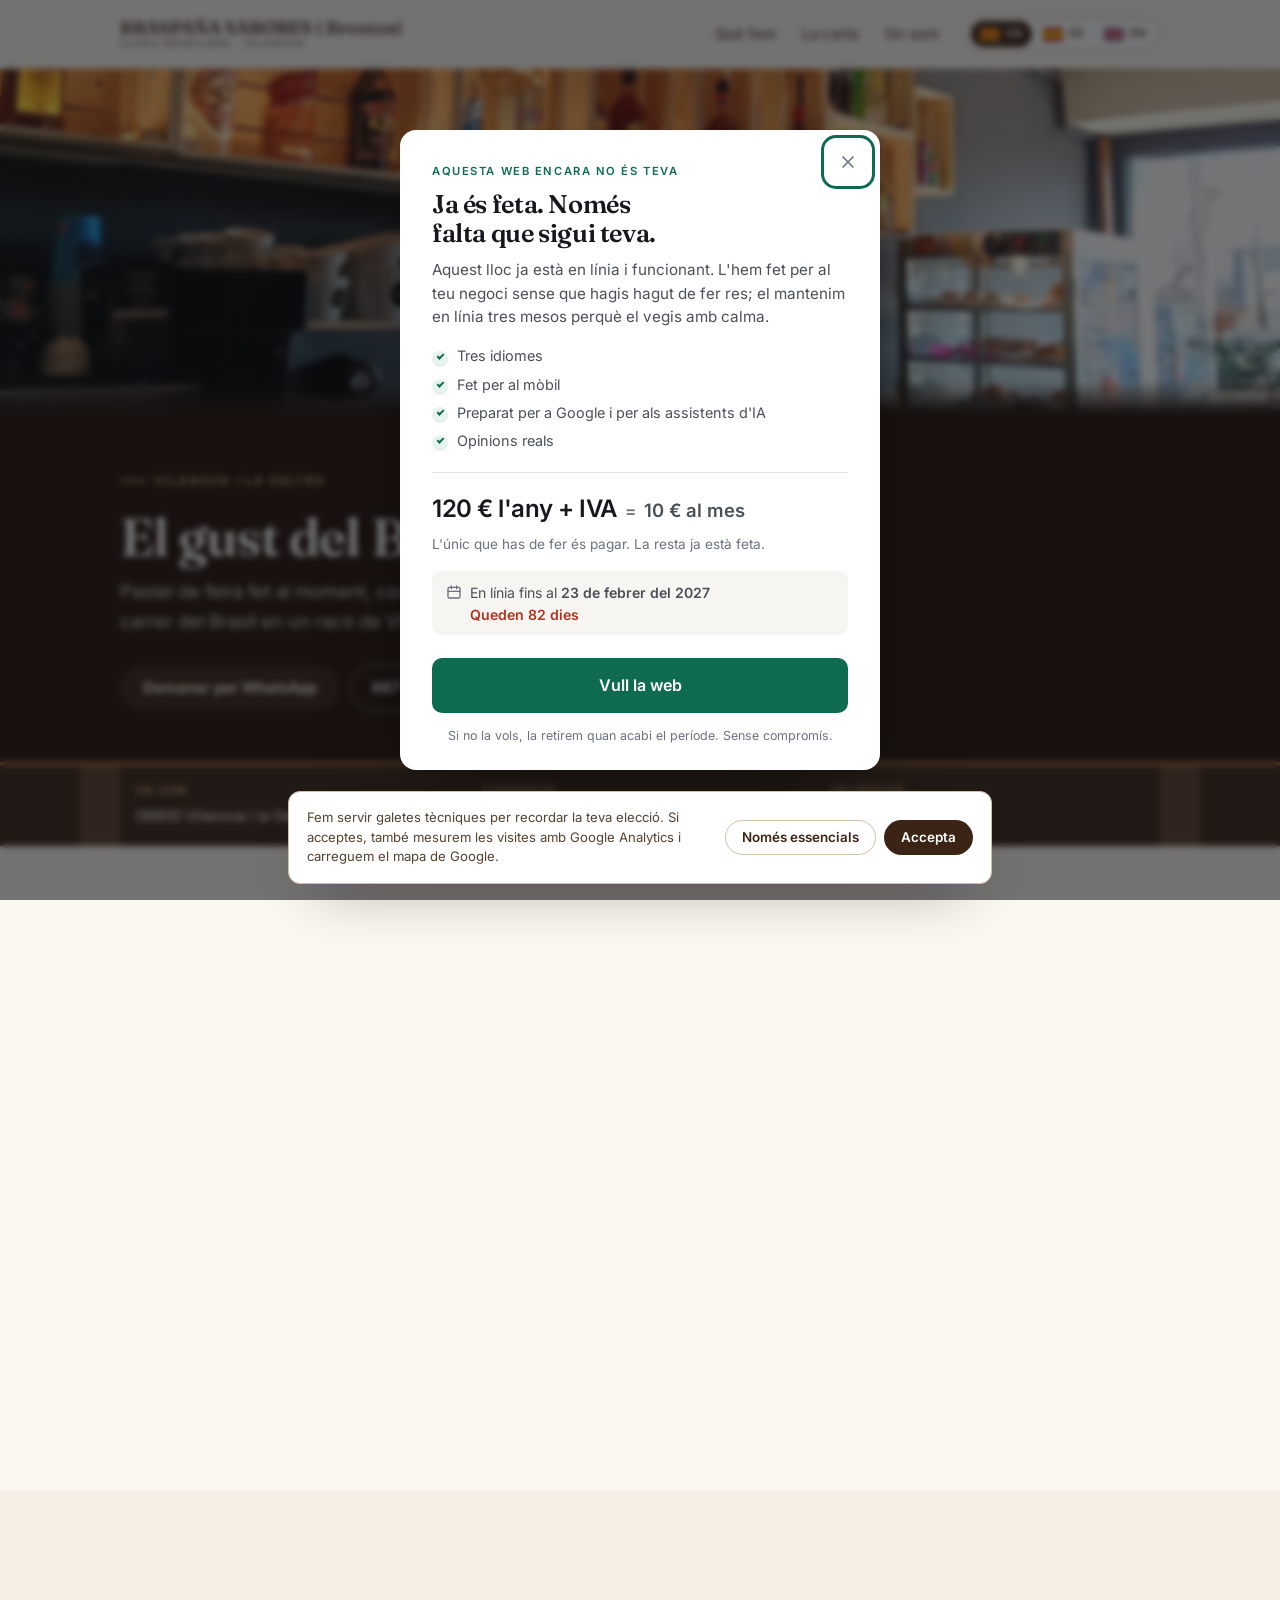
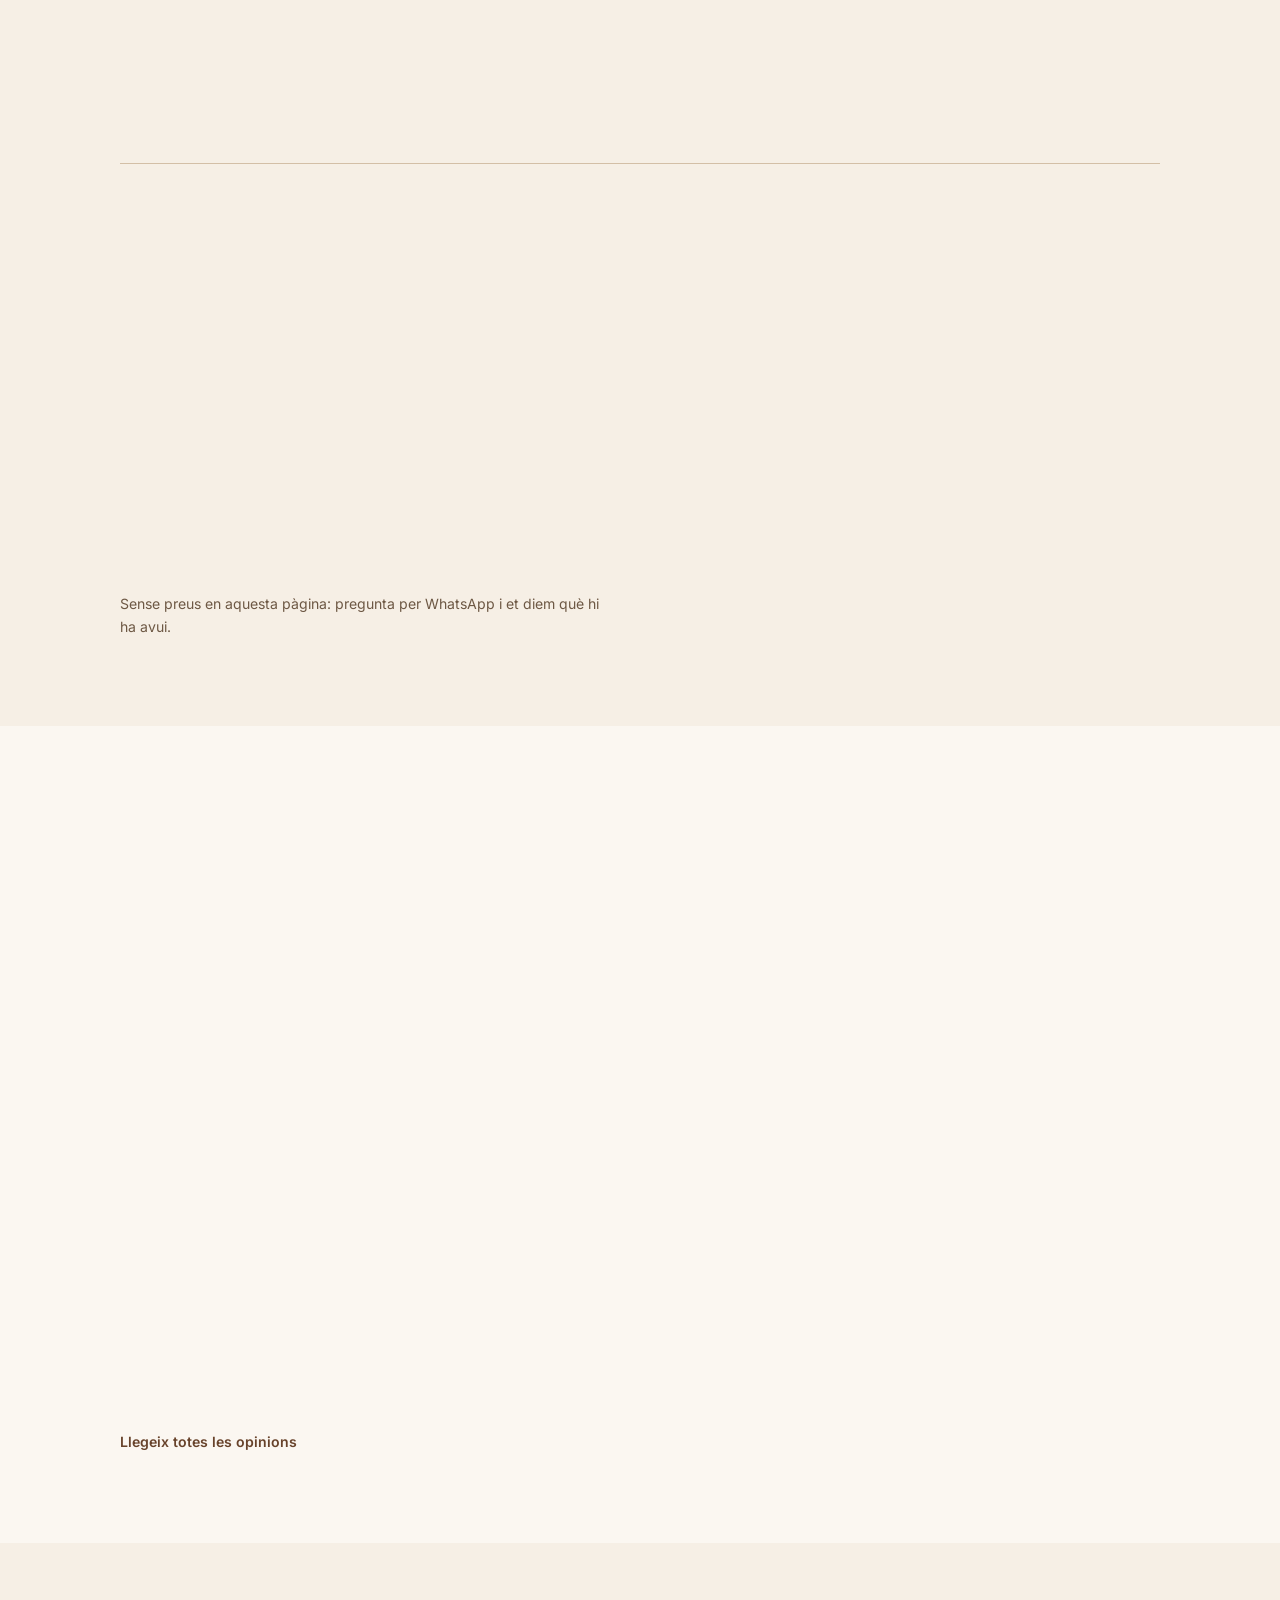
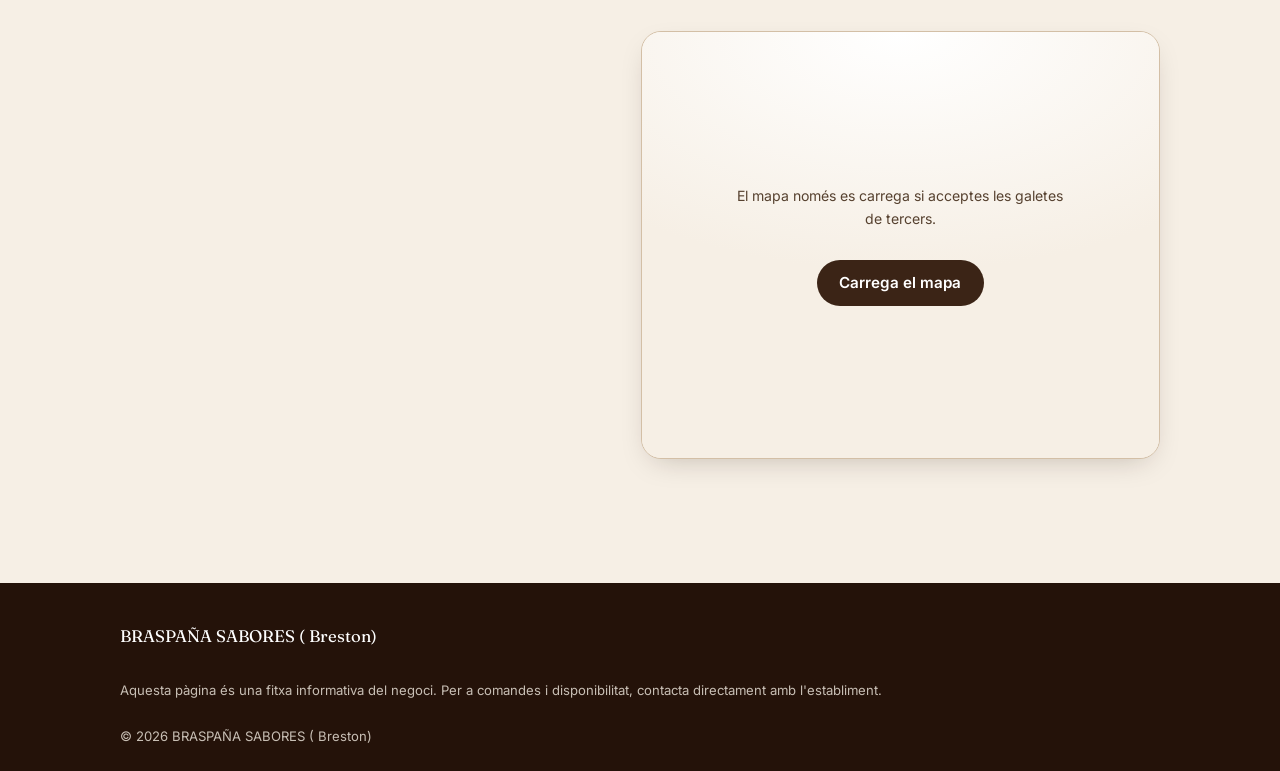
<file: index.html>
<!DOCTYPE html>
<html lang="ca" dir="ltr">
<head>
<meta charset="utf-8">
<meta name="viewport" content="width=device-width, initial-scale=1">
<title>Braspaña Sabores · Cuina brasilera a Vilanova i la Geltrú</title>
<meta name="description" content="Pastel de feira, coxinha i cafè brasiler a Vilanova i la Geltrú. Cuina de carrer del Brasil, feta al moment. Demana per WhatsApp o telèfon: 667 34 01 75.">
<meta name="theme-color" content="#3b2416">
<meta name="robots" content="index, follow">
<link rel="canonical" href="https://braspana-sabores.vilanovailageltru.info/">
<meta property="og:type" content="website">
<meta property="og:site_name" content="BRASPAÑA SABORES ( Breston)">
<meta property="og:title" content="Braspaña Sabores · Cuina brasilera a Vilanova i la Geltrú">
<meta property="og:description" content="Pastel de feira, coxinha i cafè brasiler a Vilanova i la Geltrú. Cuina de carrer del Brasil, feta al moment. Demana per WhatsApp o telèfon: 667 34 01 75.">
<meta property="og:locale" content="ca_ES">
<meta property="og:url" content="https://braspana-sabores.vilanovailageltru.info/">
<meta property="og:image" content="https://braspana-sabores.vilanovailageltru.info/assets/img/og-image.jpg">
<meta name="twitter:card" content="summary_large_image">

<link rel="alternate" hreflang="ca-ES" href="https://braspana-sabores.vilanovailageltru.info/">

<link rel="alternate" hreflang="es-ES" href="https://braspana-sabores.vilanovailageltru.info/es/">

<link rel="alternate" hreflang="en-GB" href="https://braspana-sabores.vilanovailageltru.info/en/">

<link rel="alternate" hreflang="x-default" href="https://braspana-sabores.vilanovailageltru.info/">

<link rel="icon" href="./assets/img/favicon.svg" type="image/svg+xml">
<link rel="manifest" href="./site.webmanifest">
<link rel="preload" href="./assets/fonts/fraunces-latin.woff2" as="font" type="font/woff2" crossorigin>
<link rel="preload" href="./assets/fonts/inter-latin.woff2" as="font" type="font/woff2" crossorigin>
<link rel="stylesheet" href="./assets/css/components.css">
<link rel="stylesheet" href="./assets/css/header-tools.css">
<link rel="stylesheet" href="./assets/css/styles.css">
<link rel="stylesheet" href="./assets/css/offer-panel.css">

<script>
  (function () {
    var ID='G-71LT2Q093H', KEY='cookie-consent-v1', accepted=false;
    try { accepted = localStorage.getItem(KEY) === 'accepted'; } catch (e) {}
    window.dataLayer = window.dataLayer || [];
    window.gtag = function(){ window.dataLayer.push(arguments); };
    gtag('js', new Date());
    gtag('consent','default',{ad_storage:'denied',ad_user_data:'denied',ad_personalization:'denied',analytics_storage:'denied'});
    function load(){ if(window.__gaLoaded) return; window.__gaLoaded=true;
      var s=document.createElement('script'); s.async=true;
      s.src='https://www.googletagmanager.com/gtag/js?id='+ID; document.head.appendChild(s); gtag('config', ID); }
    function grant(){ load(); gtag('consent','update',{ad_storage:'granted',ad_user_data:'granted',ad_personalization:'granted',analytics_storage:'granted'}); }
    window.__analyticsConsent=function(ok){ try{localStorage.setItem(KEY, ok?'accepted':'essential');}catch(e){}
      if(ok) grant(); };
    if (accepted) grant();
  })();
</script>
<script type="application/ld+json">{
  "@context": "https://schema.org",
  "@type": "CafeOrCoffeeShop",
  "@id": "https://braspana-sabores.vilanovailageltru.info/#business",
  "name": "BRASPAÑA SABORES ( Breston)",
  "url": "https://braspana-sabores.vilanovailageltru.info",
  "image": "https://braspana-sabores.vilanovailageltru.info/assets/img/og-image.jpg",
  "telephone": "+34667340175",
  "address": {
    "@type": "PostalAddress",
    "streetAddress": "",
    "postalCode": "08800",
    "addressLocality": "Vilanova i la Geltrú",
    "addressRegion": "Barcelona",
    "addressCountry": "ES"
  },
  "geo": {
    "@type": "GeoCoordinates",
    "latitude": 41.222557900000005,
    "longitude": 1.7314825999999999
  },
  "hasMap": "https://maps.google.com/?cid=14217888757547333980&g_mp=Cilnb29nbGUubWFwcy5wbGFjZXMudjEuUGxhY2VzLlNlYXJjaE5lYXJieRACGAQgAA",
  "inLanguage": "ca",
  "aggregateRating": {
    "@type": "AggregateRating",
    "ratingValue": 4.7,
    "reviewCount": 58,
    "bestRating": 5,
    "worstRating": 1
  }
}</script>
</head>
<body>
<a class="skip-link" href="#main">Ves al contingut principal</a>

<header class="header">
  <div class="wrap header__inner">
    <a class="brand" href="./">
      <span class="brand__name">BRASPAÑA SABORES ( Breston)</span>
      <span class="brand__sub">Cuina brasilera · Vilanova</span>
    </a>
    <nav class="nav" id="site-nav" data-open="false" aria-label="Navegació principal">
      <a href="#tostados">Què fem</a>
      <a href="#carta">La carta</a>
      <a href="#visitanos">On som</a>
    </nav>
    <div class="header__tools">
      <nav class="langs" aria-label="Canviar d&#39;idioma">
        
        <a class="langs__link" href="./" hreflang="ca" lang="ca" aria-current="true">
          <span class="langs__flag" aria-hidden="true"><svg viewBox="0 0 24 16"><rect width="24" height="16" fill="#fcdd09"/><g fill="#da121a"><rect y="1.7778" width="24" height="1.7778"/><rect y="5.3334" width="24" height="1.7778"/><rect y="8.889" width="24" height="1.7778"/><rect y="12.4446" width="24" height="1.7778"/></g></svg></span>
          <span class="langs__code">ca</span>
          <span class="sr-only">Català</span>
        </a>
        
        <a class="langs__link" href="./es/" hreflang="es" lang="es">
          <span class="langs__flag" aria-hidden="true"><svg viewBox="0 0 24 16"><rect width="24" height="16" fill="#c60b1e"/><rect y="4" width="24" height="8" fill="#ffc400"/></svg></span>
          <span class="langs__code">es</span>
          <span class="sr-only">Español</span>
        </a>
        
        <a class="langs__link" href="./en/" hreflang="en" lang="en">
          <span class="langs__flag" aria-hidden="true"><svg viewBox="0 0 24 16"><rect width="24" height="16" fill="#00247d"/><path d="M0 0 24 16M24 0 0 16" stroke="#fff" stroke-width="3.2"/><path d="M0 0 24 16M24 0 0 16" stroke="#cf142b" stroke-width="1.6"/><path d="M12 0v16M0 8h24" stroke="#fff" stroke-width="5.2"/><path d="M12 0v16M0 8h24" stroke="#cf142b" stroke-width="3"/></svg></span>
          <span class="langs__code">en</span>
          <span class="sr-only">English</span>
        </a>
        
      </nav>
      <button class="nav-toggle" type="button" aria-expanded="false" aria-controls="site-nav" aria-label="Obre el menú de navegació">
        <svg viewBox="0 0 24 24" width="22" height="22" fill="none" stroke="currentColor" stroke-width="2" stroke-linecap="round" aria-hidden="true"><path d="M4 7h16M4 12h16M4 17h16"/></svg>
      </button>
    </div>
  </div>
</header>

<main id="main">
  <section class="hero" aria-labelledby="hero-title">
    
    <figure class="hero__media">
      <img src="./assets/img/hero-photo.jpg" alt="foto de Braspaña Sabores" width="1600" height="1205" fetchpriority="high" decoding="async">
      
      <figcaption data-photo-credit>Foto: <a href="https://maps.google.com/maps/contrib/114455813075711775706" target="_blank" rel="noopener nofollow">Érico Köhler</a></figcaption>
      
    </figure>
    
    <div class="wrap hero__body">
      <p class="eyebrow">Vilanova i la Geltrú</p>
      <h1 id="hero-title">El gust del Brasil, a prop de casa</h1>
      <p class="hero__lede">Pastel de feira fet al moment, coxinha de pollastre i cafè brasiler. Cuina de carrer del Brasil en un racó de Vilanova, per matar el cuquet o retrobar-s&#39;hi.</p>
      <div class="hero__actions">
        
        <a class="btn btn--primary" href="https://wa.me/34667340175" target="_blank" rel="noopener">Demanar per WhatsApp</a>
        
        <a class="btn btn--ghost" href="tel:+34667340175">667 34 01 75</a>
      </div>
    </div>
  </section>

  <section class="strip" aria-label="Informació pràctica">
    <div class="wrap strip__grid">
      <div><span class="strip__k">On som</span><span class="strip__v">08800 Vilanova i la Geltrú</span></div>
      <div><span class="strip__k">Comandes</span><span class="strip__v">Per WhatsApp o telèfon</span></div>
      <div><span class="strip__k">Valoració</span><span class="strip__v">4.7/5 · 58 opinions</span></div>
    </div>
  </section>

  <section class="section roast" id="tostados" aria-labelledby="roast-title">
    <div class="wrap">
      <div class="head reveal">
        <p class="eyebrow">Què fem</p>
        <h2 id="roast-title">Cuina de carrer brasilera</h2>
        <p class="lead">El que surt de la cuina és el que es menjava als carrers del Brasil: massa fregida al moment, farcits generosos i cafè de veritat.</p>
      </div>
      <ul class="roastgrid">
        
        <li class="bean reveal"><h3>Pastel de feira</h3><p>La massa fina i cruixent del mercat brasiler, fregida al moment.</p></li>
        
        <li class="bean reveal"><h3>Coxinha de pollastre</h3><p>La forma de cuixa, farcida de pollastre desfilat.</p></li>
        
        <li class="bean reveal"><h3>Caldo de cana</h3><p>El suc de canya acabat d&#39;esprémer, dolç i fresc.</p></li>
        
        <li class="bean reveal"><h3>Bolo de milho</h3><p>Pastís de blat de moro, tendre i no gaire dolç.</p></li>
        
      </ul>
    </div>
  </section>

  <section class="section section--tint carta" id="carta" aria-labelledby="carta-title">
    <div class="wrap">
      <div class="head reveal">
        <p class="eyebrow">La carta</p>
        <h2 id="carta-title">Què hi trobaràs</h2>
        <p class="lead">Una carta curta, centrada en el que fan bé. Canvia segons el dia i el que hi hagi.</p>
      </div>
      <dl class="pricelist">
        
        <div class="pricelist__row reveal"><dt>Pastel de feira</dt><dd>La massa fina i cruixent del mercat brasiler, fregida al moment.</dd></div>
        
        <div class="pricelist__row reveal"><dt>Coxinha de pollastre</dt><dd>La forma de cuixa, farcida de pollastre desfilat.</dd></div>
        
        <div class="pricelist__row reveal"><dt>Caldo de cana</dt><dd>El suc de canya acabat d&#39;esprémer, dolç i fresc.</dd></div>
        
        <div class="pricelist__row reveal"><dt>Bolo de milho</dt><dd>Pastís de blat de moro, tendre i no gaire dolç.</dd></div>
        
        <div class="pricelist__row reveal"><dt>Cafè brasiler</dt><dd>Cafè intens, com es pren al Brasil.</dd></div>
        
        <div class="pricelist__row reveal"><dt>Coxinhac de yuca</dt><dd>La versió de mandioca, per als qui no mengen pollastre.</dd></div>
        
      </dl>
      <p class="note">Sense preus en aquesta pàgina: pregunta per WhatsApp i et diem què hi ha avui.</p>
    </div>
  </section>

  <section class="section guestvoices" id="reviews" aria-labelledby="reviews-title">
    <div class="wrap">
      <div class="head reveal">
        <p class="eyebrow">Opinions</p>
        <h2 id="reviews-title">Què diu qui ja hi ha menjat</h2>
        <p class="lead">Extractes d&#39;opinions publicades a Google, la majoria de clients brasilers que hi reconeixen el gust de casa.</p>
      </div>
      <div class="quotes">
        
        <figure class="quote reveal">
          <blockquote><p>Atendimento gentil e são muito simpáticos. Comemos coxinha de frango com massa de mandioca e pastel frito de carne. Estava tudo bom e bem feito! Gostaria que tivessem coxinha tradicional com massa tradicional também para matar a vontade do sabor tradicional da coxinha brasileira. Um lugar que voltarei para matar a saudade da comida brasileira.</p></blockquote>
          <figcaption>Iza B · 2 months ago</figcaption>
        </figure>
        
        <figure class="quote reveal">
          <blockquote><p>Pensa em um ambiente bom, cafezinho gostoso, pastel de feira MARAVILHOSO e muito grande (nunca conseguir terminar de comer kkkk) e um caldo de cana maravilhoso, também! Estou muito contente com este restaurante. Eles fazem tudo ao momento, coisa que é difícil de achar hoje em dia. As coisas são bem em conta. Não é caro. Na minha opinião, é até barato demais! A Elaine e a cozinheira, são um 1000/10!
Estão de parabéns!</p></blockquote>
          <figcaption>Bruna Bermejo · 3 months ago</figcaption>
        </figure>
        
        <figure class="quote reveal">
          <blockquote><p>🇧🇷✨ Experiência incrível no Braspaña!

O pastel de feira estava simplesmente perfeito — crocante por fora e recheio delicioso, igualzinho ao do Brasil! 😍 E o Pastel de costelinha… sem palavras, uma verdadeira delícia, cheio de sabor e bem servido!

Comida que traz aquela nostalgia boa e mata a saudade de casa ❤️
Voltarei sempre, com certeza!

#Braspaña #PastelDeFeira #ComidaBrasileira #SaborDoBrasil</p></blockquote>
          <figcaption>HORTA BOM DEMAIS · 7 months ago</figcaption>
        </figure>
        
      </div>
      <a class="morelink" href="https://www.google.com/maps/place//data=!4m4!3m3!1s0x12a386e6d2f0cec5:0xc550167ed1a0f95c!9m1!1b1?g_mp=Cilnb29nbGUubWFwcy5wbGFjZXMudjEuUGxhY2VzLlNlYXJjaE5lYXJieRACGAQgAA" target="_blank" rel="noopener">Llegeix totes les opinions</a>
    </div>
  </section>

  <section class="section section--tint location" id="visitanos" aria-labelledby="visit-title">
    <div class="wrap visit">
      <div class="reveal">
        <p class="eyebrow">On som</p>
        <h2 id="visit-title">Com arribar-hi</h2>
        <p class="lead">Som a Vilanova i la Geltrú. Demana per WhatsApp i et diem l&#39;adreça exacta i què hi ha aquell dia.</p>
        <dl class="visitlist">
          <div><dt>Adreça</dt><dd><br>08800 Vilanova i la Geltrú</dd></div>
          <div><dt>Telèfon</dt><dd><a href="tel:+34667340175">667 34 01 75</a></dd></div>
          <div><dt>Plus Code</dt><dd>6PFJ+2H Vilanova i la Geltrú, Spain</dd></div>
        </dl>
        <div class="visit__actions">
          <a class="btn btn--primary" href="https://www.google.com/maps/dir/?api=1&amp;destination=41.222557900000005,1.7314825999999999" target="_blank" rel="noopener">Com arribar-hi</a>
        </div>
      </div>
      <div class="mapshell" id="map-shell" data-map-loaded="false">
        <div class="mapgate"><p>El mapa només es carrega si acceptes les galetes de tercers.</p><button class="btn btn--primary" type="button" data-map-load>Carrega el mapa</button></div>
        <template id="map-template">
          <iframe title="Mapa amb la ubicació de Braspaña Sabores a Vilanova i la Geltrú" src="https://www.google.com/maps?q=41.222557900000005,1.7314825999999999&amp;hl=ca&amp;z=16&amp;output=embed" width="600" height="450" loading="lazy" referrerpolicy="no-referrer-when-downgrade" allowfullscreen></iframe>
        </template>
      </div>
    </div>
  </section>
</main>

<footer class="footer">
  <div class="wrap footer__inner">
    <p class="footer__name">BRASPAÑA SABORES ( Breston)</p>
    <p class="footer__meta">Aquesta pàgina és una fitxa informativa del negoci. Per a comandes i disponibilitat, contacta directament amb l&#39;establiment.</p>
    <p class="footer__meta">© <span id="year">2026</span> BRASPAÑA SABORES ( Breston)</p>
  </div>
</footer>

<div class="cookies" id="cookiebar" role="region" aria-label="Més informació" data-visible="false">
  <p>Fem servir galetes tècniques per recordar la teva elecció. Si acceptes, també mesurem les visites amb Google Analytics i carreguem el mapa de Google.</p>
  <div class="cookies__actions">
    <button class="btn btn--ghost btn--sm" type="button" data-cookie="essential">Només essencials</button>
    <button class="btn btn--primary btn--sm" type="button" data-cookie="accept">Accepta</button>
  </div>
</div>

<script src="./assets/js/components.js" defer></script>
<script src="./assets/js/main.js" defer></script>

<script type="application/json" id="sm-offer-config">{"offerEnds":"2027-02-23","offerEndsLabel":"23 de febrer del 2027","buyUrl":"","offerEmail":"","phoneE164":"+34667340175","copy":{"kicker":"Aquesta web encara no és teva","title":"Ja és feta. Només falta que sigui teva.","lead":"Aquest lloc ja està en línia i funcionant. L'hem fet per al teu negoci sense que hagis hagut de fer res; el mantenim en línia tres mesos perquè el vegis amb calma.","features":["Tres idiomes","Fet per al mòbil","Preparat per a Google i per als assistents d'IA","Opinions reals"],"priceYear":"120 € l'any + IVA","priceMonth":"10 € al mes","priceNote":"L'únic que has de fer és pagar. La resta ja està feta.","until":"En línia fins al","days":"Queden {n} dies","cta":"Vull la web","buy":"Vull la web","buyPhone":"Truca i queda-te-la","contact":"Parla amb nosaltres","call":"Truca'ns","close":"Tanca","pill":"Aquesta web encara no és teva","foot":"Si no la vols, la retirem quan acabi el període. Sense compromís."}}</script>
<script src="./assets/js/offer-panel.js" defer></script>

<script src="./assets/js/header-tools.js" defer></script>
</body>
</html>
</file>
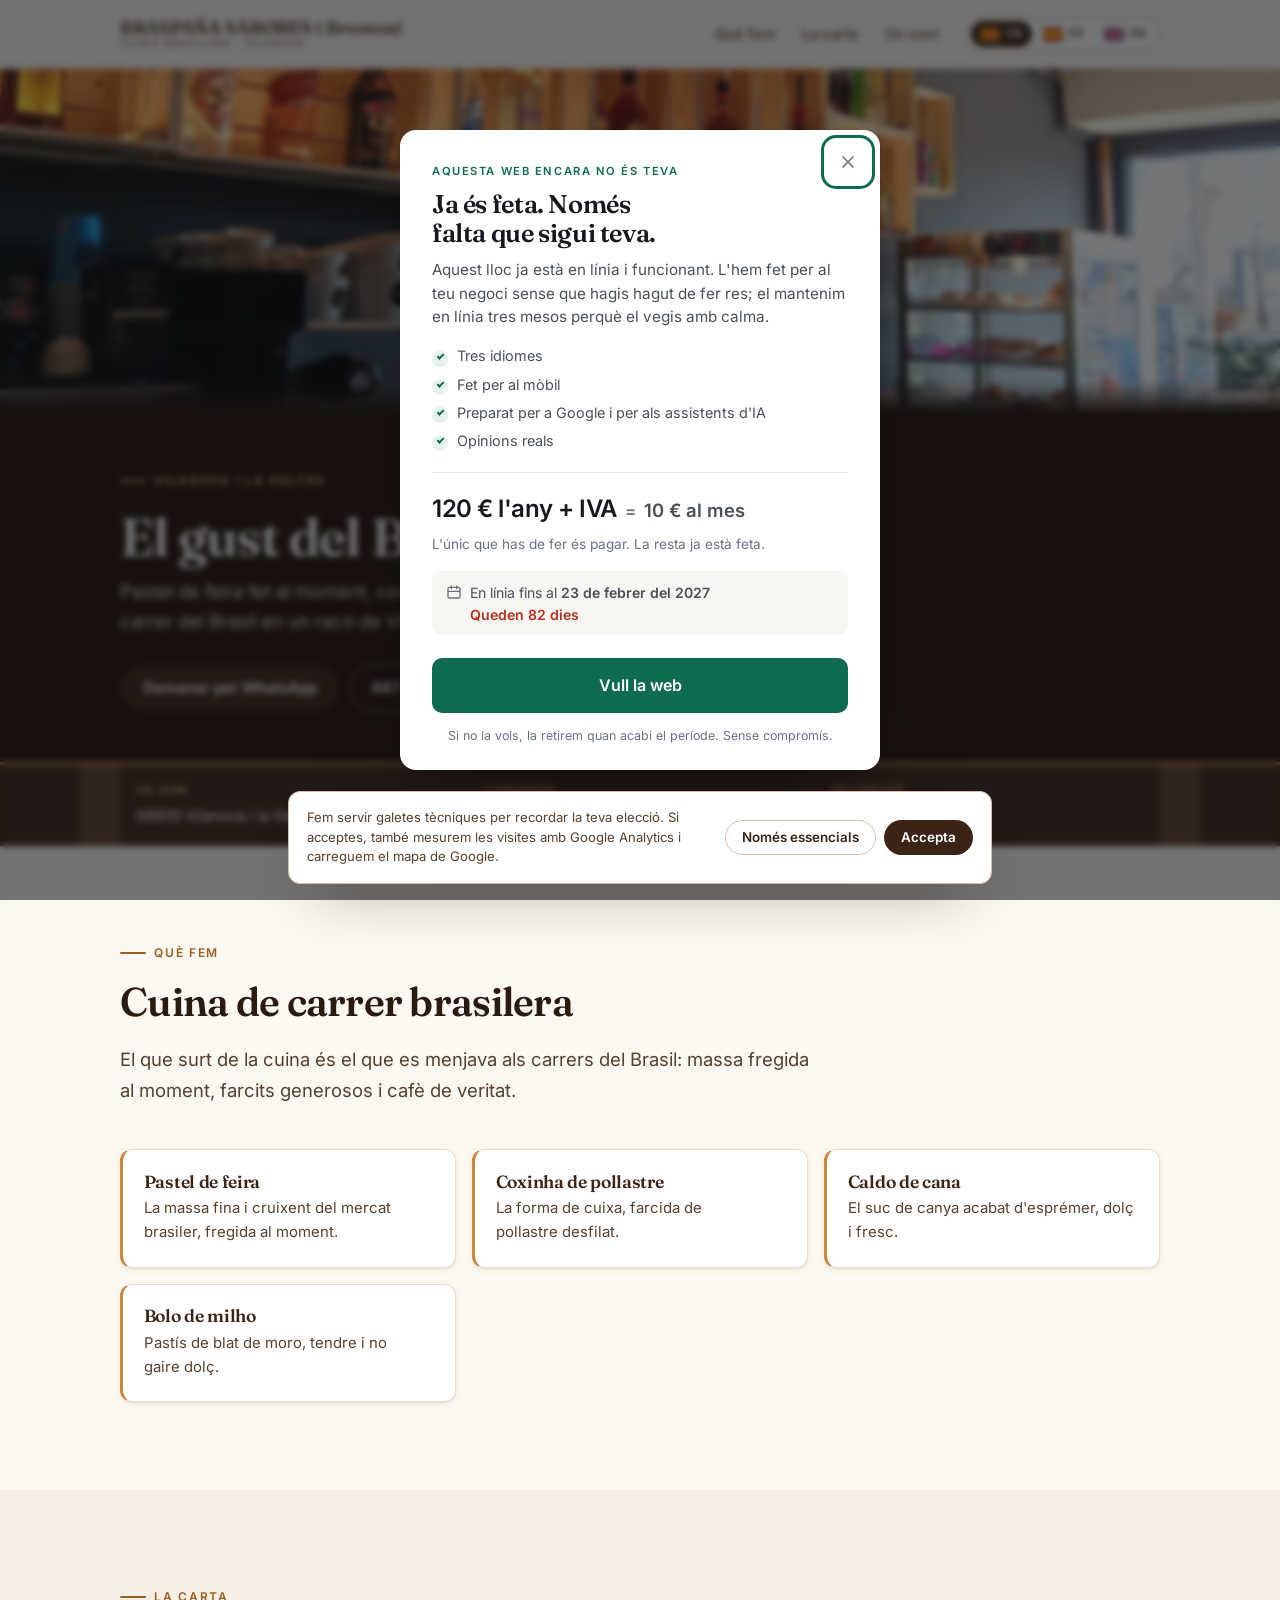
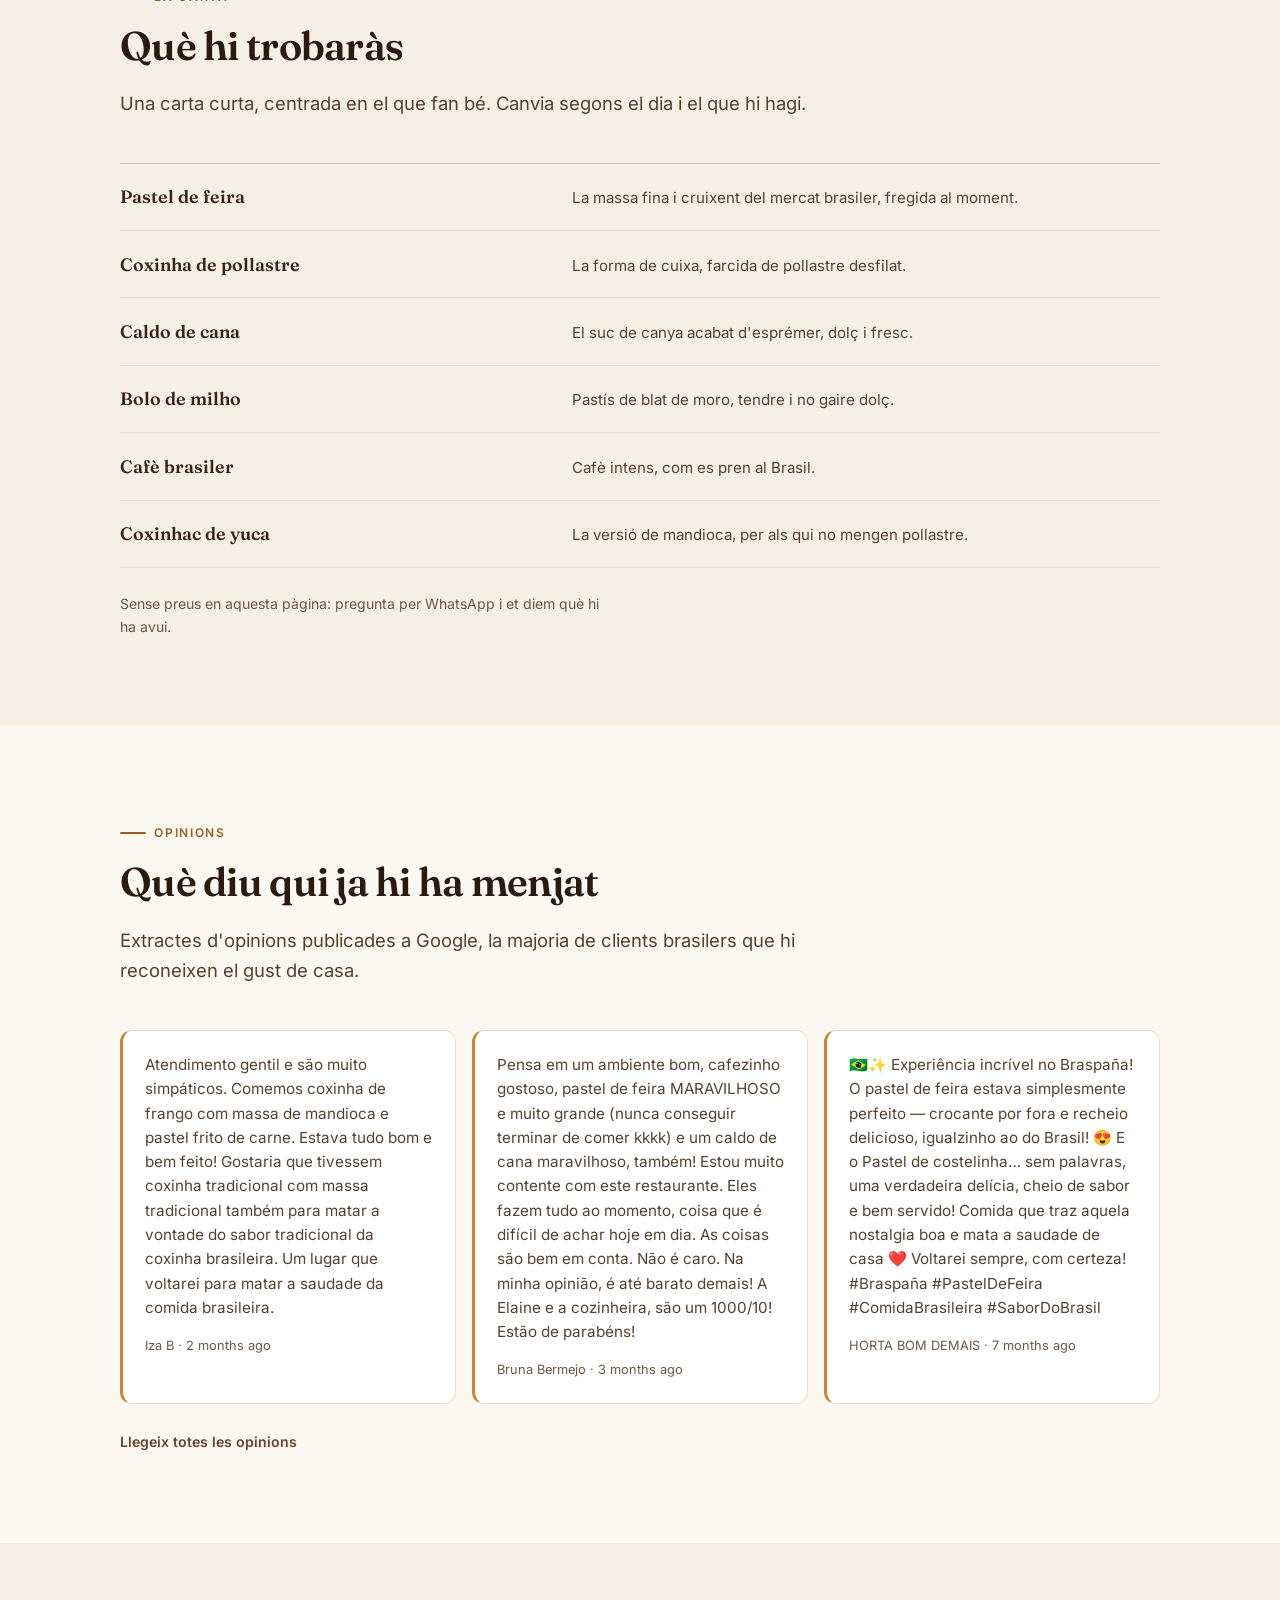
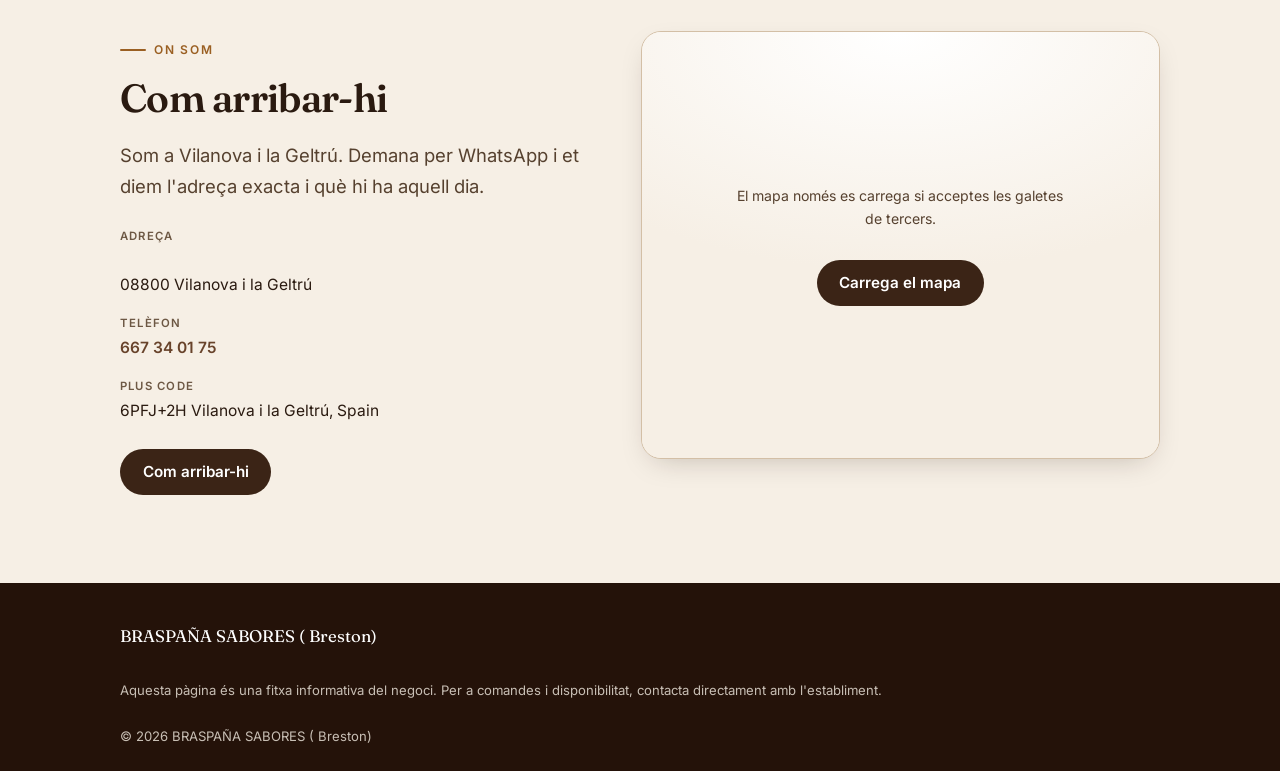
<file: ca/index.html>
<!DOCTYPE html><html lang="ca"><head><meta charset="utf-8">
<link rel="canonical" href="https://braspana-sabores.vilanovailageltru.info/">
<meta name="robots" content="noindex,follow">
<meta http-equiv="refresh" content="0; url=../">
<title>Redirigint…</title>
</head><body><p><a href="../">Continua</a></p>
<script>location.replace("../");</script></body></html>
</file>
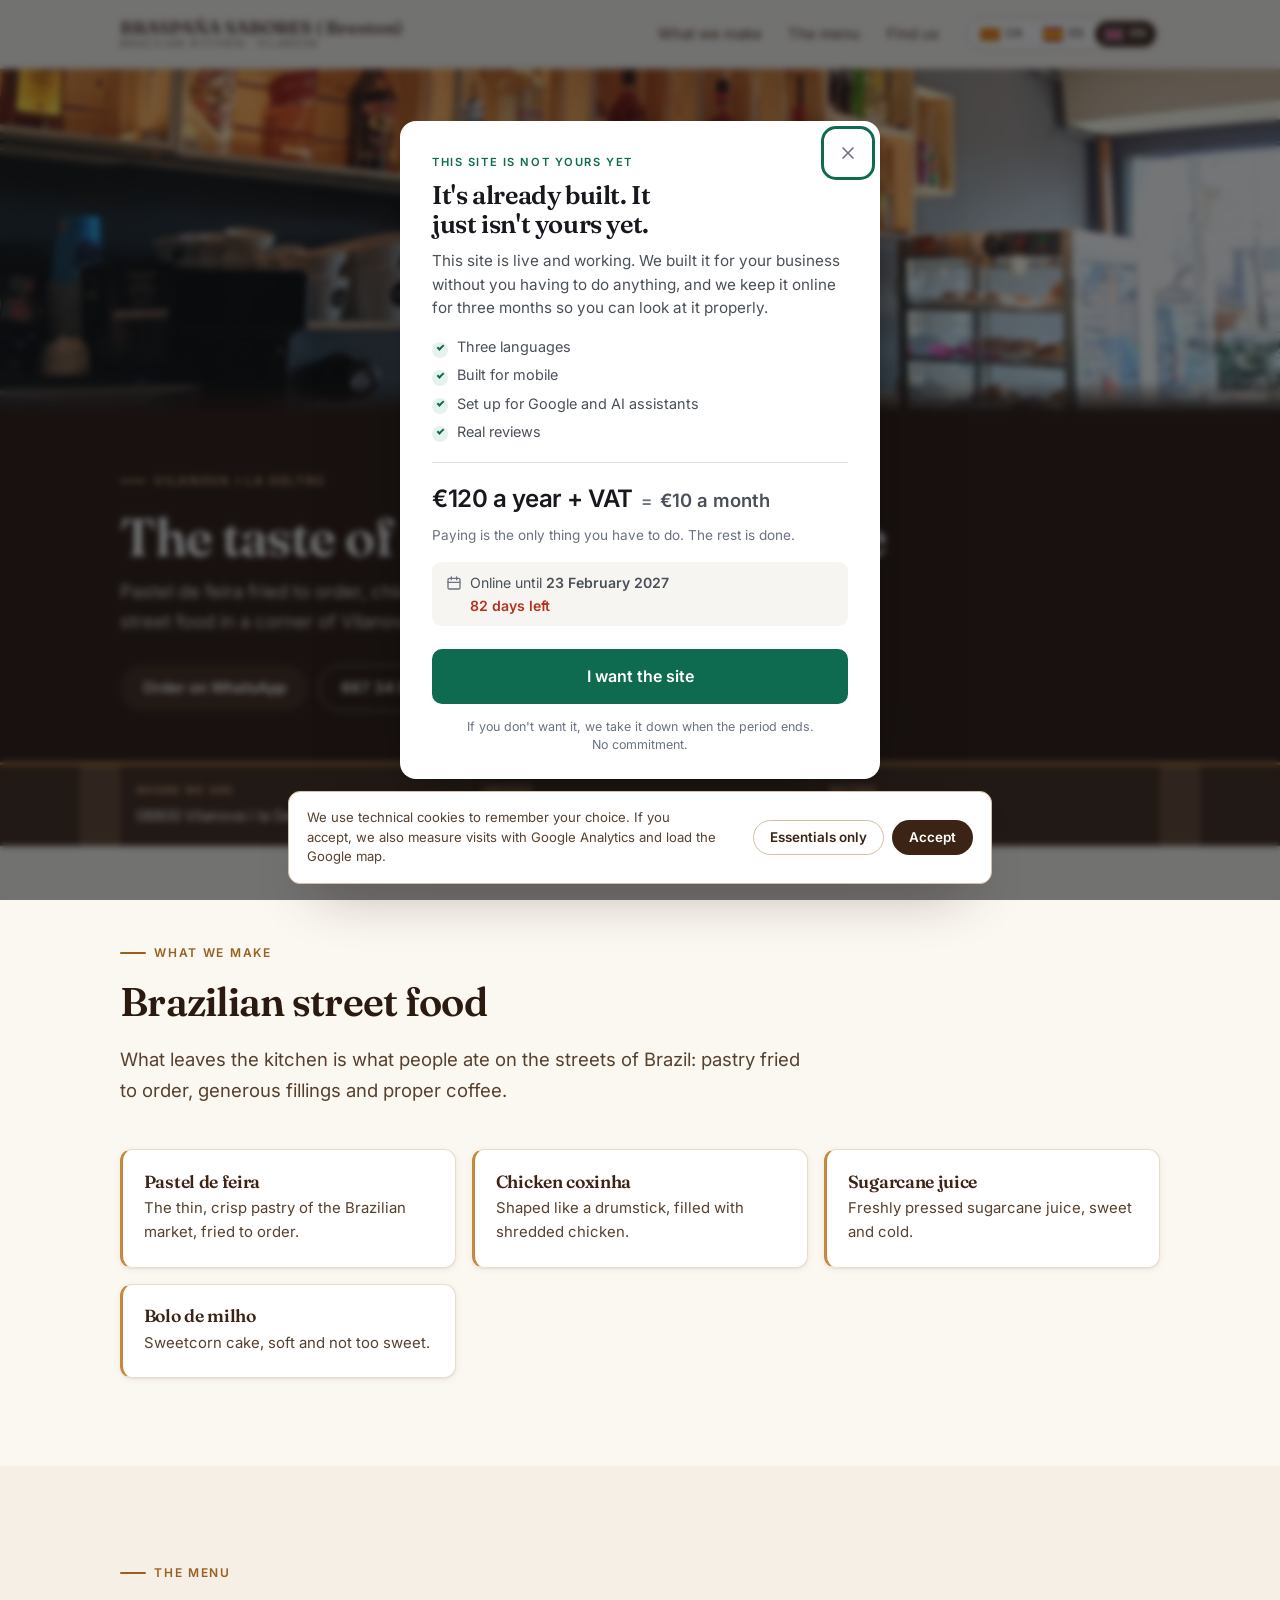
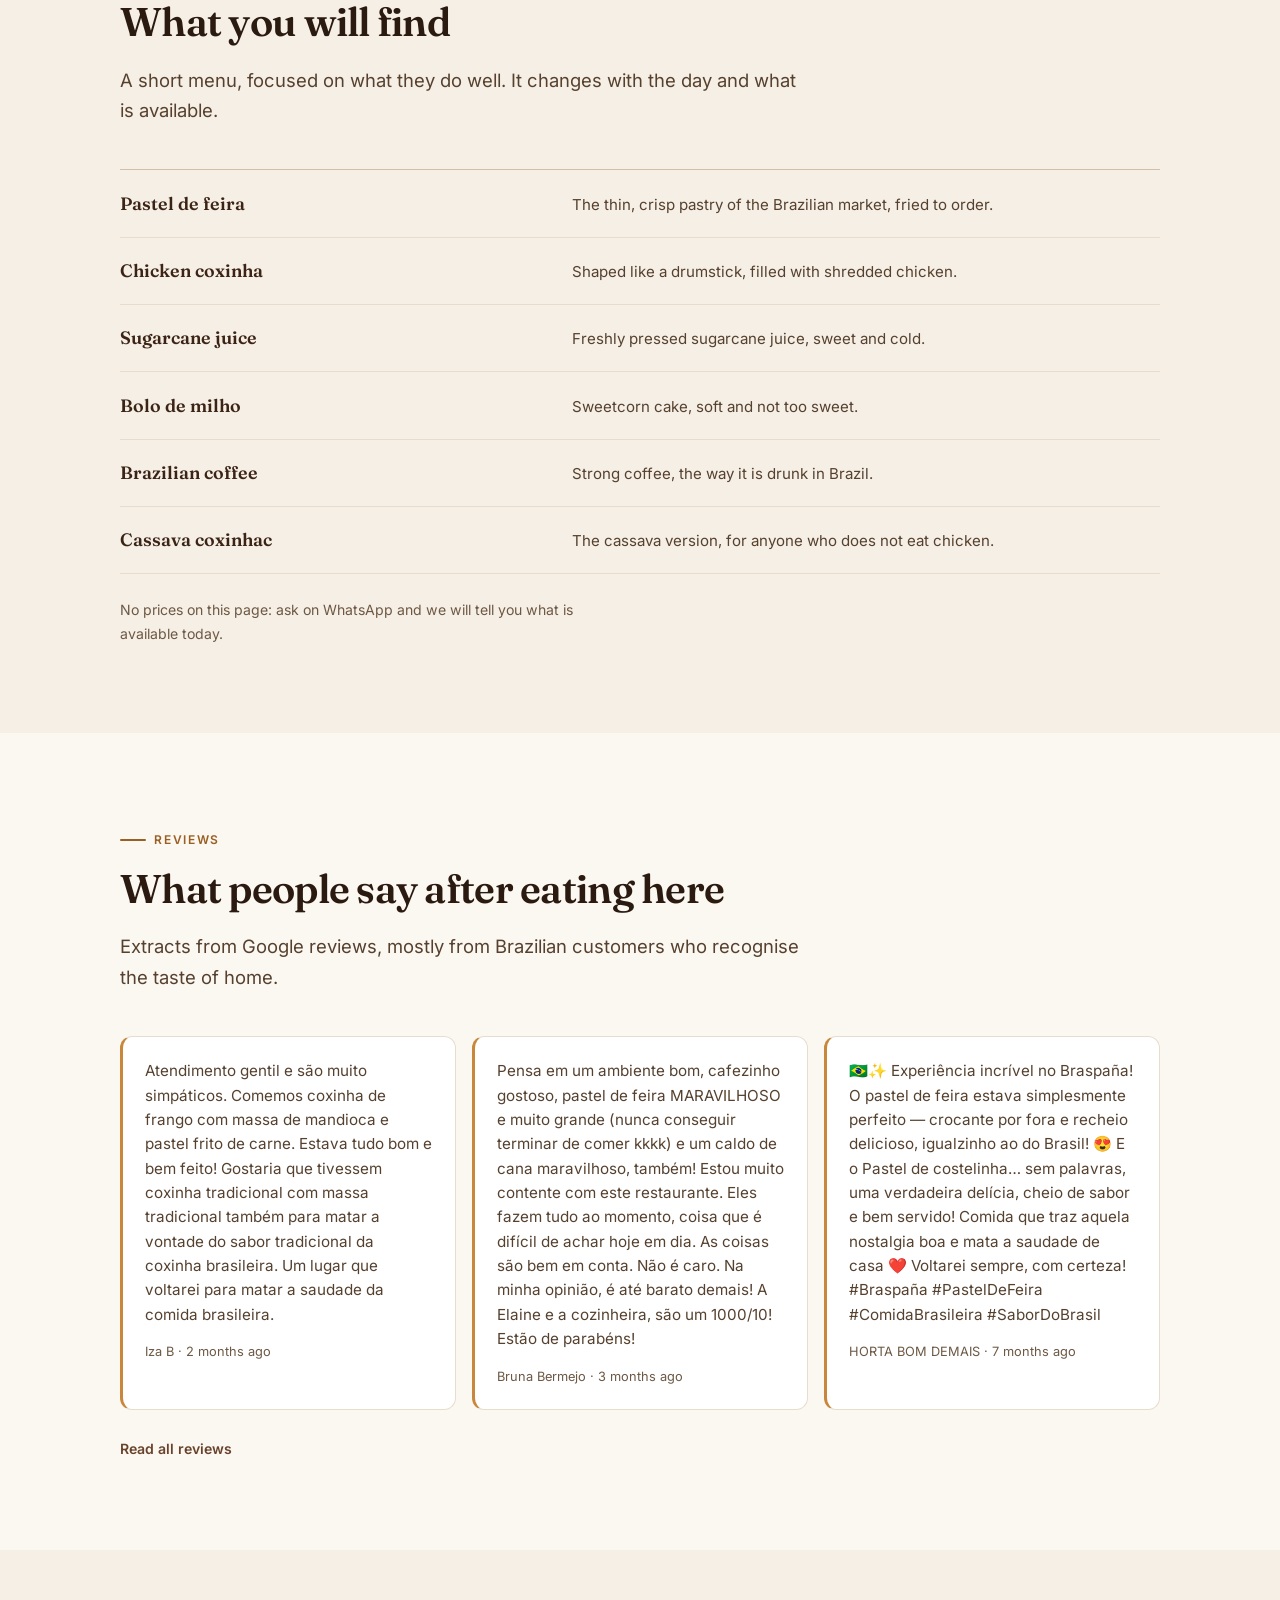
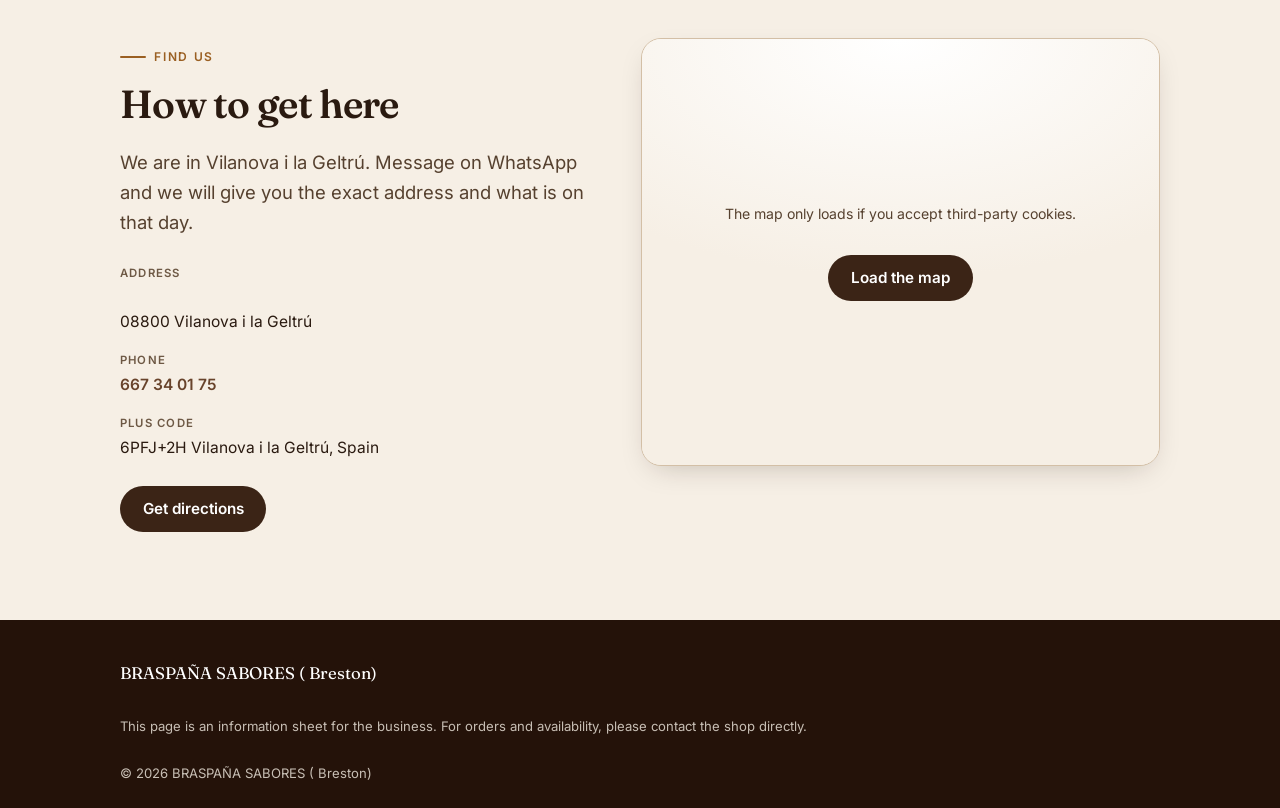
<file: en/index.html>
<!DOCTYPE html>
<html lang="en" dir="ltr">
<head>
<meta charset="utf-8">
<meta name="viewport" content="width=device-width, initial-scale=1">
<title>Braspaña Sabores · Brazilian kitchen in Vilanova i la Geltrú</title>
<meta name="description" content="Pastel de feira, coxinha and Brazilian coffee in Vilanova i la Geltrú. Brazilian street food, made to order. Order on WhatsApp or by phone: 667 34 01 75.">
<meta name="theme-color" content="#3b2416">
<meta name="robots" content="index, follow">
<link rel="canonical" href="https://braspana-sabores.vilanovailageltru.info/en/">
<meta property="og:type" content="website">
<meta property="og:site_name" content="BRASPAÑA SABORES ( Breston)">
<meta property="og:title" content="Braspaña Sabores · Brazilian kitchen in Vilanova i la Geltrú">
<meta property="og:description" content="Pastel de feira, coxinha and Brazilian coffee in Vilanova i la Geltrú. Brazilian street food, made to order. Order on WhatsApp or by phone: 667 34 01 75.">
<meta property="og:locale" content="en_GB">
<meta property="og:url" content="https://braspana-sabores.vilanovailageltru.info/en/">
<meta property="og:image" content="https://braspana-sabores.vilanovailageltru.info/assets/img/og-image.jpg">
<meta name="twitter:card" content="summary_large_image">

<link rel="alternate" hreflang="ca-ES" href="https://braspana-sabores.vilanovailageltru.info/">

<link rel="alternate" hreflang="es-ES" href="https://braspana-sabores.vilanovailageltru.info/es/">

<link rel="alternate" hreflang="en-GB" href="https://braspana-sabores.vilanovailageltru.info/en/">

<link rel="alternate" hreflang="x-default" href="https://braspana-sabores.vilanovailageltru.info/">

<link rel="icon" href="../assets/img/favicon.svg" type="image/svg+xml">
<link rel="manifest" href="../site.webmanifest">
<link rel="preload" href="../assets/fonts/fraunces-latin.woff2" as="font" type="font/woff2" crossorigin>
<link rel="preload" href="../assets/fonts/inter-latin.woff2" as="font" type="font/woff2" crossorigin>
<link rel="stylesheet" href="../assets/css/components.css">
<link rel="stylesheet" href="../assets/css/header-tools.css">
<link rel="stylesheet" href="../assets/css/styles.css">
<link rel="stylesheet" href="../assets/css/offer-panel.css">

<script>
  (function () {
    var ID='G-71LT2Q093H', KEY='cookie-consent-v1', accepted=false;
    try { accepted = localStorage.getItem(KEY) === 'accepted'; } catch (e) {}
    window.dataLayer = window.dataLayer || [];
    window.gtag = function(){ window.dataLayer.push(arguments); };
    gtag('js', new Date());
    gtag('consent','default',{ad_storage:'denied',ad_user_data:'denied',ad_personalization:'denied',analytics_storage:'denied'});
    function load(){ if(window.__gaLoaded) return; window.__gaLoaded=true;
      var s=document.createElement('script'); s.async=true;
      s.src='https://www.googletagmanager.com/gtag/js?id='+ID; document.head.appendChild(s); gtag('config', ID); }
    function grant(){ load(); gtag('consent','update',{ad_storage:'granted',ad_user_data:'granted',ad_personalization:'granted',analytics_storage:'granted'}); }
    window.__analyticsConsent=function(ok){ try{localStorage.setItem(KEY, ok?'accepted':'essential');}catch(e){}
      if(ok) grant(); };
    if (accepted) grant();
  })();
</script>
<script type="application/ld+json">{
  "@context": "https://schema.org",
  "@type": "CafeOrCoffeeShop",
  "@id": "https://braspana-sabores.vilanovailageltru.info/#business",
  "name": "BRASPAÑA SABORES ( Breston)",
  "url": "https://braspana-sabores.vilanovailageltru.info",
  "image": "https://braspana-sabores.vilanovailageltru.info/assets/img/og-image.jpg",
  "telephone": "+34667340175",
  "address": {
    "@type": "PostalAddress",
    "streetAddress": "",
    "postalCode": "08800",
    "addressLocality": "Vilanova i la Geltrú",
    "addressRegion": "Barcelona",
    "addressCountry": "ES"
  },
  "geo": {
    "@type": "GeoCoordinates",
    "latitude": 41.222557900000005,
    "longitude": 1.7314825999999999
  },
  "hasMap": "https://maps.google.com/?cid=14217888757547333980&g_mp=Cilnb29nbGUubWFwcy5wbGFjZXMudjEuUGxhY2VzLlNlYXJjaE5lYXJieRACGAQgAA",
  "inLanguage": "en",
  "aggregateRating": {
    "@type": "AggregateRating",
    "ratingValue": 4.7,
    "reviewCount": 58,
    "bestRating": 5,
    "worstRating": 1
  }
}</script>
</head>
<body>
<a class="skip-link" href="#main">Skip to main content</a>

<header class="header">
  <div class="wrap header__inner">
    <a class="brand" href="../">
      <span class="brand__name">BRASPAÑA SABORES ( Breston)</span>
      <span class="brand__sub">Brazilian kitchen · Vilanova</span>
    </a>
    <nav class="nav" id="site-nav" data-open="false" aria-label="Main navigation">
      <a href="#tostados">What we make</a>
      <a href="#carta">The menu</a>
      <a href="#visitanos">Find us</a>
    </nav>
    <div class="header__tools">
      <nav class="langs" aria-label="Change language">
        
        <a class="langs__link" href="../" hreflang="ca" lang="ca">
          <span class="langs__flag" aria-hidden="true"><svg viewBox="0 0 24 16"><rect width="24" height="16" fill="#fcdd09"/><g fill="#da121a"><rect y="1.7778" width="24" height="1.7778"/><rect y="5.3334" width="24" height="1.7778"/><rect y="8.889" width="24" height="1.7778"/><rect y="12.4446" width="24" height="1.7778"/></g></svg></span>
          <span class="langs__code">ca</span>
          <span class="sr-only">Català</span>
        </a>
        
        <a class="langs__link" href="../es/" hreflang="es" lang="es">
          <span class="langs__flag" aria-hidden="true"><svg viewBox="0 0 24 16"><rect width="24" height="16" fill="#c60b1e"/><rect y="4" width="24" height="8" fill="#ffc400"/></svg></span>
          <span class="langs__code">es</span>
          <span class="sr-only">Español</span>
        </a>
        
        <a class="langs__link" href="../en/" hreflang="en" lang="en" aria-current="true">
          <span class="langs__flag" aria-hidden="true"><svg viewBox="0 0 24 16"><rect width="24" height="16" fill="#00247d"/><path d="M0 0 24 16M24 0 0 16" stroke="#fff" stroke-width="3.2"/><path d="M0 0 24 16M24 0 0 16" stroke="#cf142b" stroke-width="1.6"/><path d="M12 0v16M0 8h24" stroke="#fff" stroke-width="5.2"/><path d="M12 0v16M0 8h24" stroke="#cf142b" stroke-width="3"/></svg></span>
          <span class="langs__code">en</span>
          <span class="sr-only">English</span>
        </a>
        
      </nav>
      <button class="nav-toggle" type="button" aria-expanded="false" aria-controls="site-nav" aria-label="Open navigation menu">
        <svg viewBox="0 0 24 24" width="22" height="22" fill="none" stroke="currentColor" stroke-width="2" stroke-linecap="round" aria-hidden="true"><path d="M4 7h16M4 12h16M4 17h16"/></svg>
      </button>
    </div>
  </div>
</header>

<main id="main">
  <section class="hero" aria-labelledby="hero-title">
    
    <figure class="hero__media">
      <img src="../assets/img/hero-photo.jpg" alt="photo of Braspaña Sabores" width="1600" height="1205" fetchpriority="high" decoding="async">
      
      <figcaption data-photo-credit>Photo: <a href="https://maps.google.com/maps/contrib/114455813075711775706" target="_blank" rel="noopener nofollow">Érico Köhler</a></figcaption>
      
    </figure>
    
    <div class="wrap hero__body">
      <p class="eyebrow">Vilanova i la Geltrú</p>
      <h1 id="hero-title">The taste of Brazil, close to home</h1>
      <p class="hero__lede">Pastel de feira fried to order, chicken coxinha and Brazilian coffee. Brazilian street food in a corner of Vilanova, for a quick bite or a taste of home.</p>
      <div class="hero__actions">
        
        <a class="btn btn--primary" href="https://wa.me/34667340175" target="_blank" rel="noopener">Order on WhatsApp</a>
        
        <a class="btn btn--ghost" href="tel:+34667340175">667 34 01 75</a>
      </div>
    </div>
  </section>

  <section class="strip" aria-label="Practical information">
    <div class="wrap strip__grid">
      <div><span class="strip__k">Where we are</span><span class="strip__v">08800 Vilanova i la Geltrú</span></div>
      <div><span class="strip__k">Orders</span><span class="strip__v">By WhatsApp or phone</span></div>
      <div><span class="strip__k">Rating</span><span class="strip__v">4.7/5 · 58 reviews</span></div>
    </div>
  </section>

  <section class="section roast" id="tostados" aria-labelledby="roast-title">
    <div class="wrap">
      <div class="head reveal">
        <p class="eyebrow">What we make</p>
        <h2 id="roast-title">Brazilian street food</h2>
        <p class="lead">What leaves the kitchen is what people ate on the streets of Brazil: pastry fried to order, generous fillings and proper coffee.</p>
      </div>
      <ul class="roastgrid">
        
        <li class="bean reveal"><h3>Pastel de feira</h3><p>The thin, crisp pastry of the Brazilian market, fried to order.</p></li>
        
        <li class="bean reveal"><h3>Chicken coxinha</h3><p>Shaped like a drumstick, filled with shredded chicken.</p></li>
        
        <li class="bean reveal"><h3>Sugarcane juice</h3><p>Freshly pressed sugarcane juice, sweet and cold.</p></li>
        
        <li class="bean reveal"><h3>Bolo de milho</h3><p>Sweetcorn cake, soft and not too sweet.</p></li>
        
      </ul>
    </div>
  </section>

  <section class="section section--tint carta" id="carta" aria-labelledby="carta-title">
    <div class="wrap">
      <div class="head reveal">
        <p class="eyebrow">The menu</p>
        <h2 id="carta-title">What you will find</h2>
        <p class="lead">A short menu, focused on what they do well. It changes with the day and what is available.</p>
      </div>
      <dl class="pricelist">
        
        <div class="pricelist__row reveal"><dt>Pastel de feira</dt><dd>The thin, crisp pastry of the Brazilian market, fried to order.</dd></div>
        
        <div class="pricelist__row reveal"><dt>Chicken coxinha</dt><dd>Shaped like a drumstick, filled with shredded chicken.</dd></div>
        
        <div class="pricelist__row reveal"><dt>Sugarcane juice</dt><dd>Freshly pressed sugarcane juice, sweet and cold.</dd></div>
        
        <div class="pricelist__row reveal"><dt>Bolo de milho</dt><dd>Sweetcorn cake, soft and not too sweet.</dd></div>
        
        <div class="pricelist__row reveal"><dt>Brazilian coffee</dt><dd>Strong coffee, the way it is drunk in Brazil.</dd></div>
        
        <div class="pricelist__row reveal"><dt>Cassava coxinhac</dt><dd>The cassava version, for anyone who does not eat chicken.</dd></div>
        
      </dl>
      <p class="note">No prices on this page: ask on WhatsApp and we will tell you what is available today.</p>
    </div>
  </section>

  <section class="section guestvoices" id="reviews" aria-labelledby="reviews-title">
    <div class="wrap">
      <div class="head reveal">
        <p class="eyebrow">Reviews</p>
        <h2 id="reviews-title">What people say after eating here</h2>
        <p class="lead">Extracts from Google reviews, mostly from Brazilian customers who recognise the taste of home.</p>
      </div>
      <div class="quotes">
        
        <figure class="quote reveal">
          <blockquote><p>Atendimento gentil e são muito simpáticos. Comemos coxinha de frango com massa de mandioca e pastel frito de carne. Estava tudo bom e bem feito! Gostaria que tivessem coxinha tradicional com massa tradicional também para matar a vontade do sabor tradicional da coxinha brasileira. Um lugar que voltarei para matar a saudade da comida brasileira.</p></blockquote>
          <figcaption>Iza B · 2 months ago</figcaption>
        </figure>
        
        <figure class="quote reveal">
          <blockquote><p>Pensa em um ambiente bom, cafezinho gostoso, pastel de feira MARAVILHOSO e muito grande (nunca conseguir terminar de comer kkkk) e um caldo de cana maravilhoso, também! Estou muito contente com este restaurante. Eles fazem tudo ao momento, coisa que é difícil de achar hoje em dia. As coisas são bem em conta. Não é caro. Na minha opinião, é até barato demais! A Elaine e a cozinheira, são um 1000/10!
Estão de parabéns!</p></blockquote>
          <figcaption>Bruna Bermejo · 3 months ago</figcaption>
        </figure>
        
        <figure class="quote reveal">
          <blockquote><p>🇧🇷✨ Experiência incrível no Braspaña!

O pastel de feira estava simplesmente perfeito — crocante por fora e recheio delicioso, igualzinho ao do Brasil! 😍 E o Pastel de costelinha… sem palavras, uma verdadeira delícia, cheio de sabor e bem servido!

Comida que traz aquela nostalgia boa e mata a saudade de casa ❤️
Voltarei sempre, com certeza!

#Braspaña #PastelDeFeira #ComidaBrasileira #SaborDoBrasil</p></blockquote>
          <figcaption>HORTA BOM DEMAIS · 7 months ago</figcaption>
        </figure>
        
      </div>
      <a class="morelink" href="https://www.google.com/maps/place//data=!4m4!3m3!1s0x12a386e6d2f0cec5:0xc550167ed1a0f95c!9m1!1b1?g_mp=Cilnb29nbGUubWFwcy5wbGFjZXMudjEuUGxhY2VzLlNlYXJjaE5lYXJieRACGAQgAA" target="_blank" rel="noopener">Read all reviews</a>
    </div>
  </section>

  <section class="section section--tint location" id="visitanos" aria-labelledby="visit-title">
    <div class="wrap visit">
      <div class="reveal">
        <p class="eyebrow">Find us</p>
        <h2 id="visit-title">How to get here</h2>
        <p class="lead">We are in Vilanova i la Geltrú. Message on WhatsApp and we will give you the exact address and what is on that day.</p>
        <dl class="visitlist">
          <div><dt>Address</dt><dd><br>08800 Vilanova i la Geltrú</dd></div>
          <div><dt>Phone</dt><dd><a href="tel:+34667340175">667 34 01 75</a></dd></div>
          <div><dt>Plus Code</dt><dd>6PFJ+2H Vilanova i la Geltrú, Spain</dd></div>
        </dl>
        <div class="visit__actions">
          <a class="btn btn--primary" href="https://www.google.com/maps/dir/?api=1&amp;destination=41.222557900000005,1.7314825999999999" target="_blank" rel="noopener">Get directions</a>
        </div>
      </div>
      <div class="mapshell" id="map-shell" data-map-loaded="false">
        <div class="mapgate"><p>The map only loads if you accept third-party cookies.</p><button class="btn btn--primary" type="button" data-map-load>Load the map</button></div>
        <template id="map-template">
          <iframe title="Map showing the location of Braspaña Sabores in Vilanova i la Geltrú" src="https://www.google.com/maps?q=41.222557900000005,1.7314825999999999&amp;hl=en&amp;z=16&amp;output=embed" width="600" height="450" loading="lazy" referrerpolicy="no-referrer-when-downgrade" allowfullscreen></iframe>
        </template>
      </div>
    </div>
  </section>
</main>

<footer class="footer">
  <div class="wrap footer__inner">
    <p class="footer__name">BRASPAÑA SABORES ( Breston)</p>
    <p class="footer__meta">This page is an information sheet for the business. For orders and availability, please contact the shop directly.</p>
    <p class="footer__meta">© <span id="year">2026</span> BRASPAÑA SABORES ( Breston)</p>
  </div>
</footer>

<div class="cookies" id="cookiebar" role="region" aria-label="More information" data-visible="false">
  <p>We use technical cookies to remember your choice. If you accept, we also measure visits with Google Analytics and load the Google map.</p>
  <div class="cookies__actions">
    <button class="btn btn--ghost btn--sm" type="button" data-cookie="essential">Essentials only</button>
    <button class="btn btn--primary btn--sm" type="button" data-cookie="accept">Accept</button>
  </div>
</div>

<script src="../assets/js/components.js" defer></script>
<script src="../assets/js/main.js" defer></script>

<script type="application/json" id="sm-offer-config">{"offerEnds":"2027-02-23","offerEndsLabel":"23 February 2027","buyUrl":"","offerEmail":"","phoneE164":"+34667340175","copy":{"kicker":"This site is not yours yet","title":"It's already built. It just isn't yours yet.","lead":"This site is live and working. We built it for your business without you having to do anything, and we keep it online for three months so you can look at it properly.","features":["Three languages","Built for mobile","Set up for Google and AI assistants","Real reviews"],"priceYear":"€120 a year + VAT","priceMonth":"€10 a month","priceNote":"Paying is the only thing you have to do. The rest is done.","until":"Online until","days":"{n} days left","cta":"I want the site","buy":"I want the site","buyPhone":"Call and claim it","contact":"Talk to us","call":"Call us","close":"Close","pill":"This site is not yours yet","foot":"If you don't want it, we take it down when the period ends. No commitment."}}</script>
<script src="../assets/js/offer-panel.js" defer></script>

<script src="../assets/js/header-tools.js" defer></script>
</body>
</html>
</file>
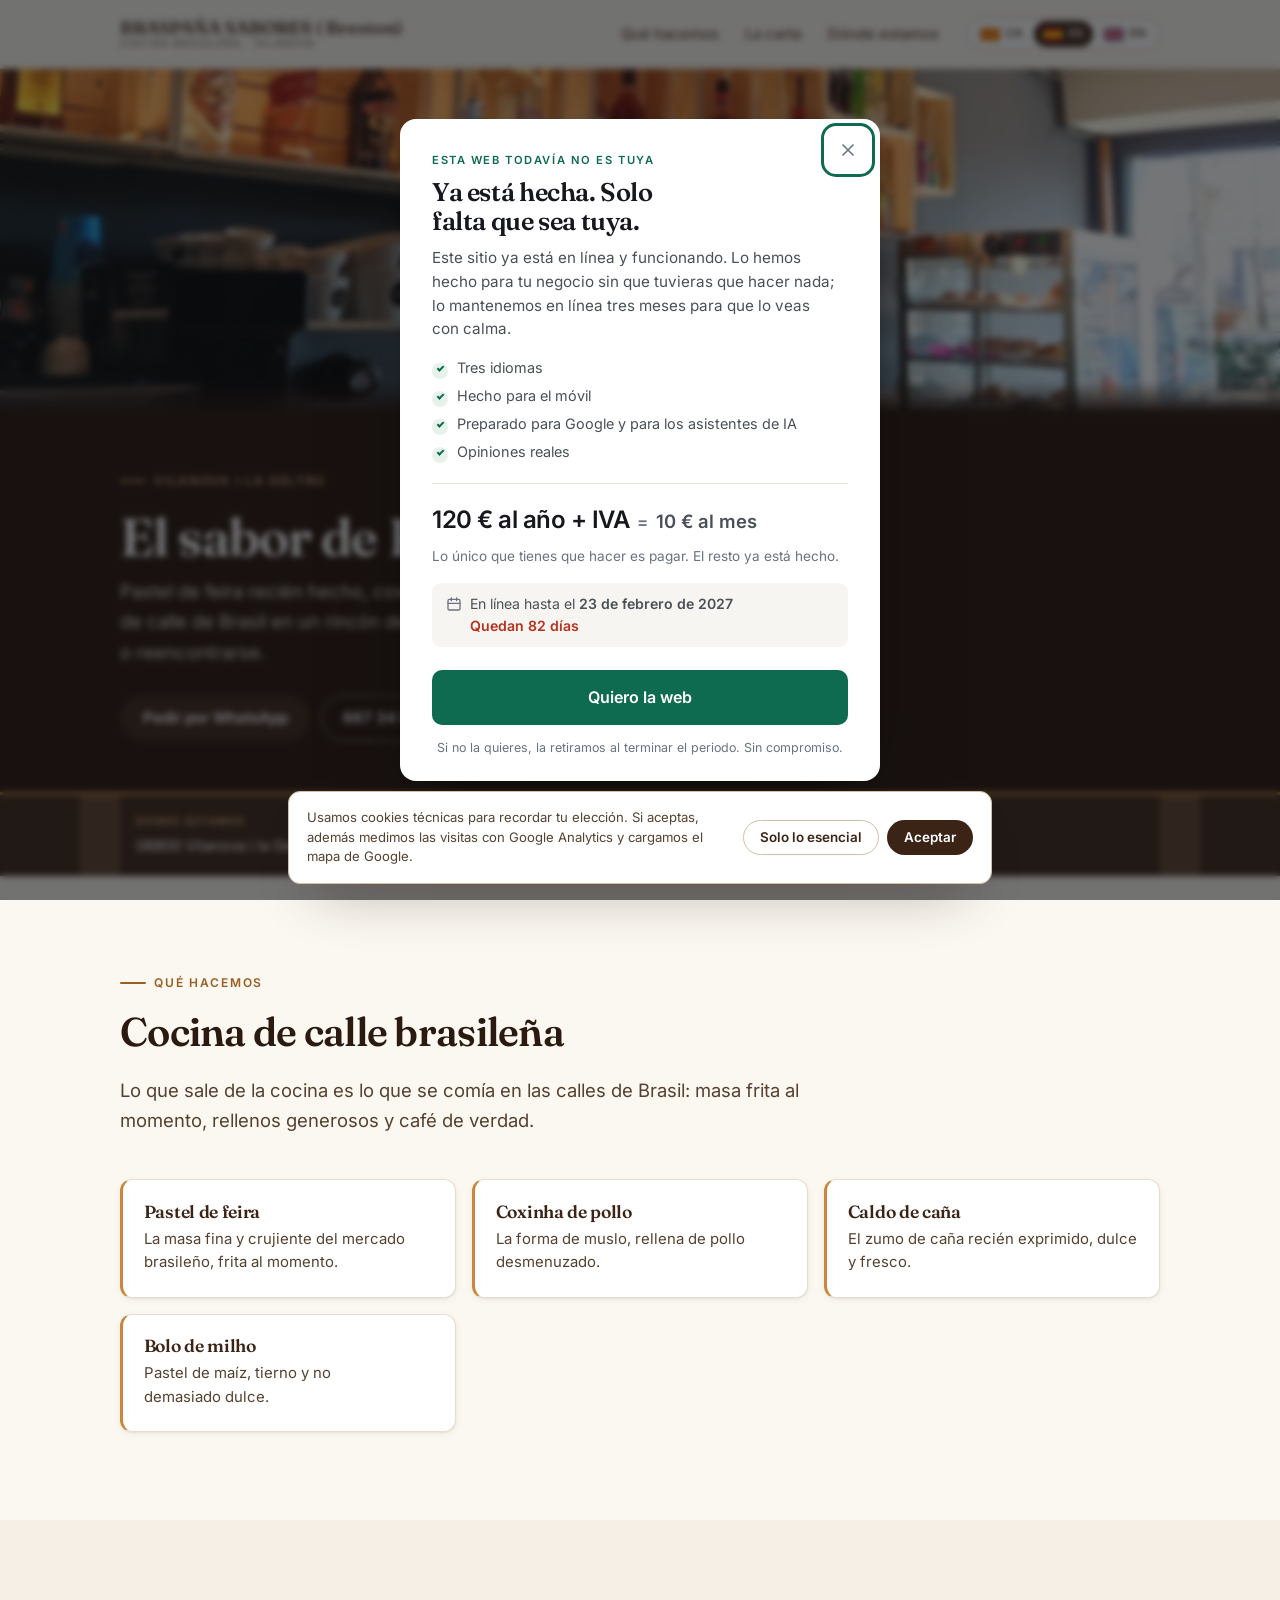
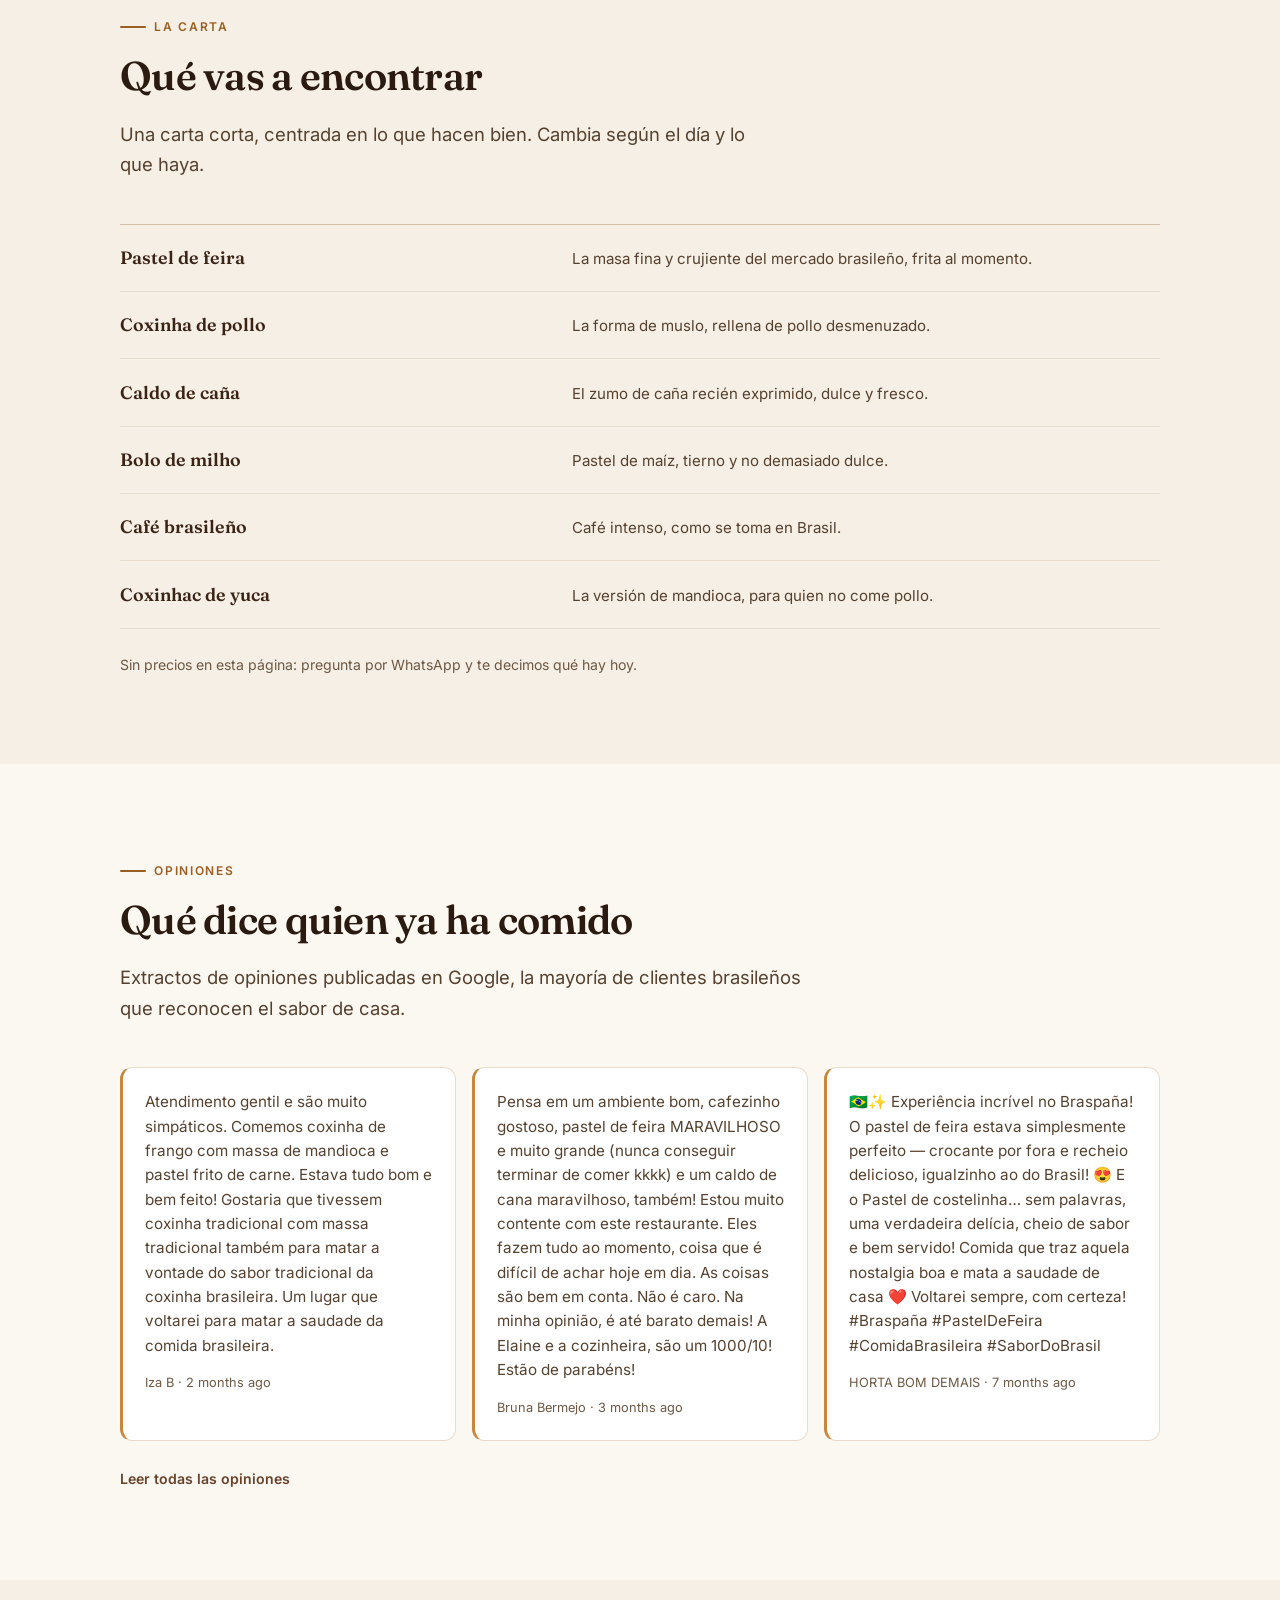
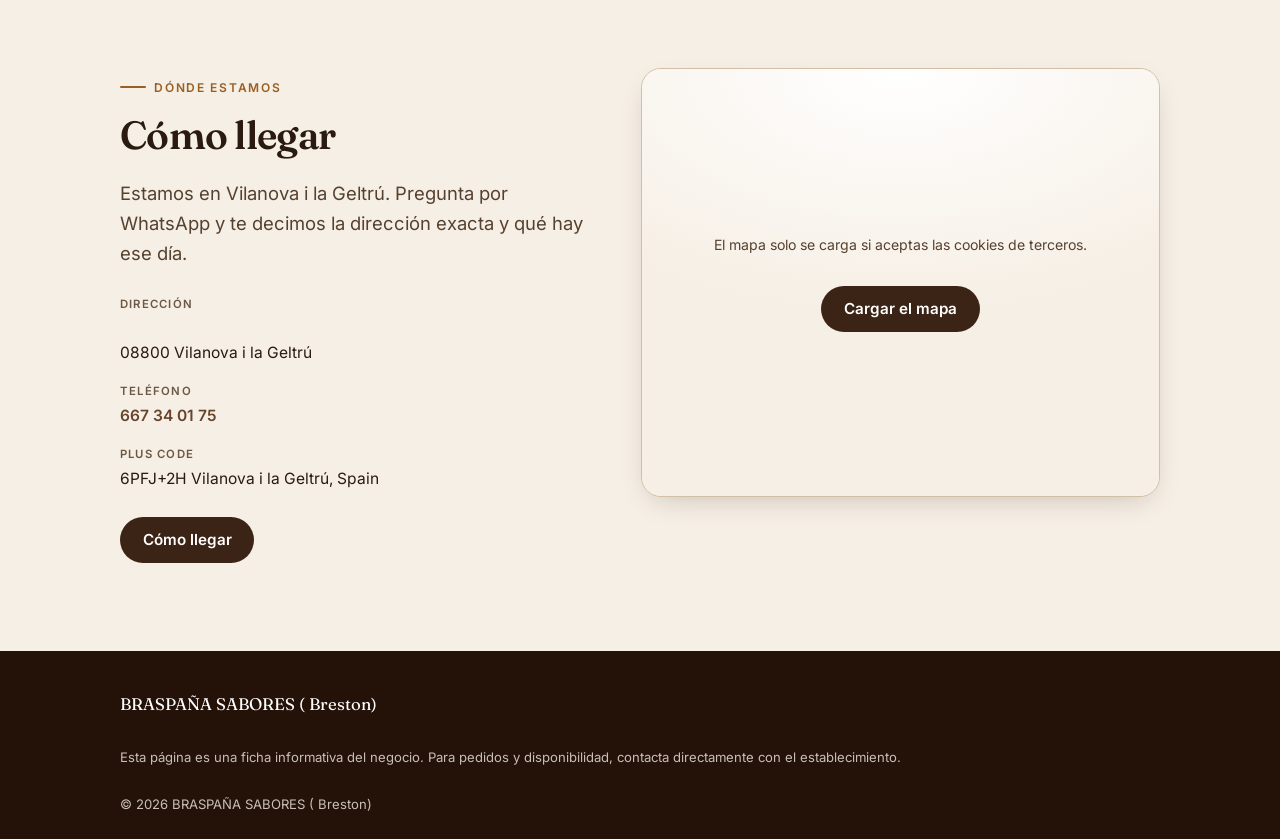
<file: es/index.html>
<!DOCTYPE html>
<html lang="es" dir="ltr">
<head>
<meta charset="utf-8">
<meta name="viewport" content="width=device-width, initial-scale=1">
<title>Braspaña Sabores · Cocina brasileña en Vilanova i la Geltrú</title>
<meta name="description" content="Pastel de feira, coxinha y café brasileño en Vilanova i la Geltrú. Cocina de calle de Brasil, hecha al momento. Pide por WhatsApp o teléfono: 667 34 01 75.">
<meta name="theme-color" content="#3b2416">
<meta name="robots" content="index, follow">
<link rel="canonical" href="https://braspana-sabores.vilanovailageltru.info/es/">
<meta property="og:type" content="website">
<meta property="og:site_name" content="BRASPAÑA SABORES ( Breston)">
<meta property="og:title" content="Braspaña Sabores · Cocina brasileña en Vilanova i la Geltrú">
<meta property="og:description" content="Pastel de feira, coxinha y café brasileño en Vilanova i la Geltrú. Cocina de calle de Brasil, hecha al momento. Pide por WhatsApp o teléfono: 667 34 01 75.">
<meta property="og:locale" content="es_ES">
<meta property="og:url" content="https://braspana-sabores.vilanovailageltru.info/es/">
<meta property="og:image" content="https://braspana-sabores.vilanovailageltru.info/assets/img/og-image.jpg">
<meta name="twitter:card" content="summary_large_image">

<link rel="alternate" hreflang="ca-ES" href="https://braspana-sabores.vilanovailageltru.info/">

<link rel="alternate" hreflang="es-ES" href="https://braspana-sabores.vilanovailageltru.info/es/">

<link rel="alternate" hreflang="en-GB" href="https://braspana-sabores.vilanovailageltru.info/en/">

<link rel="alternate" hreflang="x-default" href="https://braspana-sabores.vilanovailageltru.info/">

<link rel="icon" href="../assets/img/favicon.svg" type="image/svg+xml">
<link rel="manifest" href="../site.webmanifest">
<link rel="preload" href="../assets/fonts/fraunces-latin.woff2" as="font" type="font/woff2" crossorigin>
<link rel="preload" href="../assets/fonts/inter-latin.woff2" as="font" type="font/woff2" crossorigin>
<link rel="stylesheet" href="../assets/css/components.css">
<link rel="stylesheet" href="../assets/css/header-tools.css">
<link rel="stylesheet" href="../assets/css/styles.css">
<link rel="stylesheet" href="../assets/css/offer-panel.css">

<script>
  (function () {
    var ID='G-71LT2Q093H', KEY='cookie-consent-v1', accepted=false;
    try { accepted = localStorage.getItem(KEY) === 'accepted'; } catch (e) {}
    window.dataLayer = window.dataLayer || [];
    window.gtag = function(){ window.dataLayer.push(arguments); };
    gtag('js', new Date());
    gtag('consent','default',{ad_storage:'denied',ad_user_data:'denied',ad_personalization:'denied',analytics_storage:'denied'});
    function load(){ if(window.__gaLoaded) return; window.__gaLoaded=true;
      var s=document.createElement('script'); s.async=true;
      s.src='https://www.googletagmanager.com/gtag/js?id='+ID; document.head.appendChild(s); gtag('config', ID); }
    function grant(){ load(); gtag('consent','update',{ad_storage:'granted',ad_user_data:'granted',ad_personalization:'granted',analytics_storage:'granted'}); }
    window.__analyticsConsent=function(ok){ try{localStorage.setItem(KEY, ok?'accepted':'essential');}catch(e){}
      if(ok) grant(); };
    if (accepted) grant();
  })();
</script>
<script type="application/ld+json">{
  "@context": "https://schema.org",
  "@type": "CafeOrCoffeeShop",
  "@id": "https://braspana-sabores.vilanovailageltru.info/#business",
  "name": "BRASPAÑA SABORES ( Breston)",
  "url": "https://braspana-sabores.vilanovailageltru.info",
  "image": "https://braspana-sabores.vilanovailageltru.info/assets/img/og-image.jpg",
  "telephone": "+34667340175",
  "address": {
    "@type": "PostalAddress",
    "streetAddress": "",
    "postalCode": "08800",
    "addressLocality": "Vilanova i la Geltrú",
    "addressRegion": "Barcelona",
    "addressCountry": "ES"
  },
  "geo": {
    "@type": "GeoCoordinates",
    "latitude": 41.222557900000005,
    "longitude": 1.7314825999999999
  },
  "hasMap": "https://maps.google.com/?cid=14217888757547333980&g_mp=Cilnb29nbGUubWFwcy5wbGFjZXMudjEuUGxhY2VzLlNlYXJjaE5lYXJieRACGAQgAA",
  "inLanguage": "es",
  "aggregateRating": {
    "@type": "AggregateRating",
    "ratingValue": 4.7,
    "reviewCount": 58,
    "bestRating": 5,
    "worstRating": 1
  }
}</script>
</head>
<body>
<a class="skip-link" href="#main">Ir al contenido principal</a>

<header class="header">
  <div class="wrap header__inner">
    <a class="brand" href="../">
      <span class="brand__name">BRASPAÑA SABORES ( Breston)</span>
      <span class="brand__sub">Cocina brasileña · Vilanova</span>
    </a>
    <nav class="nav" id="site-nav" data-open="false" aria-label="Navegación principal">
      <a href="#tostados">Qué hacemos</a>
      <a href="#carta">La carta</a>
      <a href="#visitanos">Dónde estamos</a>
    </nav>
    <div class="header__tools">
      <nav class="langs" aria-label="Cambiar de idioma">
        
        <a class="langs__link" href="../" hreflang="ca" lang="ca">
          <span class="langs__flag" aria-hidden="true"><svg viewBox="0 0 24 16"><rect width="24" height="16" fill="#fcdd09"/><g fill="#da121a"><rect y="1.7778" width="24" height="1.7778"/><rect y="5.3334" width="24" height="1.7778"/><rect y="8.889" width="24" height="1.7778"/><rect y="12.4446" width="24" height="1.7778"/></g></svg></span>
          <span class="langs__code">ca</span>
          <span class="sr-only">Català</span>
        </a>
        
        <a class="langs__link" href="../es/" hreflang="es" lang="es" aria-current="true">
          <span class="langs__flag" aria-hidden="true"><svg viewBox="0 0 24 16"><rect width="24" height="16" fill="#c60b1e"/><rect y="4" width="24" height="8" fill="#ffc400"/></svg></span>
          <span class="langs__code">es</span>
          <span class="sr-only">Español</span>
        </a>
        
        <a class="langs__link" href="../en/" hreflang="en" lang="en">
          <span class="langs__flag" aria-hidden="true"><svg viewBox="0 0 24 16"><rect width="24" height="16" fill="#00247d"/><path d="M0 0 24 16M24 0 0 16" stroke="#fff" stroke-width="3.2"/><path d="M0 0 24 16M24 0 0 16" stroke="#cf142b" stroke-width="1.6"/><path d="M12 0v16M0 8h24" stroke="#fff" stroke-width="5.2"/><path d="M12 0v16M0 8h24" stroke="#cf142b" stroke-width="3"/></svg></span>
          <span class="langs__code">en</span>
          <span class="sr-only">English</span>
        </a>
        
      </nav>
      <button class="nav-toggle" type="button" aria-expanded="false" aria-controls="site-nav" aria-label="Abrir menú de navegación">
        <svg viewBox="0 0 24 24" width="22" height="22" fill="none" stroke="currentColor" stroke-width="2" stroke-linecap="round" aria-hidden="true"><path d="M4 7h16M4 12h16M4 17h16"/></svg>
      </button>
    </div>
  </div>
</header>

<main id="main">
  <section class="hero" aria-labelledby="hero-title">
    
    <figure class="hero__media">
      <img src="../assets/img/hero-photo.jpg" alt="foto de Braspaña Sabores" width="1600" height="1205" fetchpriority="high" decoding="async">
      
      <figcaption data-photo-credit>Foto: <a href="https://maps.google.com/maps/contrib/114455813075711775706" target="_blank" rel="noopener nofollow">Érico Köhler</a></figcaption>
      
    </figure>
    
    <div class="wrap hero__body">
      <p class="eyebrow">Vilanova i la Geltrú</p>
      <h1 id="hero-title">El sabor de Brasil, cerca de casa</h1>
      <p class="hero__lede">Pastel de feira recién hecho, coxinha de pollo y café brasileño. Cocina de calle de Brasil en un rincón de Vilanova, para matar el gusanillo o reencontrarse.</p>
      <div class="hero__actions">
        
        <a class="btn btn--primary" href="https://wa.me/34667340175" target="_blank" rel="noopener">Pedir por WhatsApp</a>
        
        <a class="btn btn--ghost" href="tel:+34667340175">667 34 01 75</a>
      </div>
    </div>
  </section>

  <section class="strip" aria-label="Información práctica">
    <div class="wrap strip__grid">
      <div><span class="strip__k">Dónde estamos</span><span class="strip__v">08800 Vilanova i la Geltrú</span></div>
      <div><span class="strip__k">Pedidos</span><span class="strip__v">Por WhatsApp o teléfono</span></div>
      <div><span class="strip__k">Valoración</span><span class="strip__v">4.7/5 · 58 opiniones</span></div>
    </div>
  </section>

  <section class="section roast" id="tostados" aria-labelledby="roast-title">
    <div class="wrap">
      <div class="head reveal">
        <p class="eyebrow">Qué hacemos</p>
        <h2 id="roast-title">Cocina de calle brasileña</h2>
        <p class="lead">Lo que sale de la cocina es lo que se comía en las calles de Brasil: masa frita al momento, rellenos generosos y café de verdad.</p>
      </div>
      <ul class="roastgrid">
        
        <li class="bean reveal"><h3>Pastel de feira</h3><p>La masa fina y crujiente del mercado brasileño, frita al momento.</p></li>
        
        <li class="bean reveal"><h3>Coxinha de pollo</h3><p>La forma de muslo, rellena de pollo desmenuzado.</p></li>
        
        <li class="bean reveal"><h3>Caldo de caña</h3><p>El zumo de caña recién exprimido, dulce y fresco.</p></li>
        
        <li class="bean reveal"><h3>Bolo de milho</h3><p>Pastel de maíz, tierno y no demasiado dulce.</p></li>
        
      </ul>
    </div>
  </section>

  <section class="section section--tint carta" id="carta" aria-labelledby="carta-title">
    <div class="wrap">
      <div class="head reveal">
        <p class="eyebrow">La carta</p>
        <h2 id="carta-title">Qué vas a encontrar</h2>
        <p class="lead">Una carta corta, centrada en lo que hacen bien. Cambia según el día y lo que haya.</p>
      </div>
      <dl class="pricelist">
        
        <div class="pricelist__row reveal"><dt>Pastel de feira</dt><dd>La masa fina y crujiente del mercado brasileño, frita al momento.</dd></div>
        
        <div class="pricelist__row reveal"><dt>Coxinha de pollo</dt><dd>La forma de muslo, rellena de pollo desmenuzado.</dd></div>
        
        <div class="pricelist__row reveal"><dt>Caldo de caña</dt><dd>El zumo de caña recién exprimido, dulce y fresco.</dd></div>
        
        <div class="pricelist__row reveal"><dt>Bolo de milho</dt><dd>Pastel de maíz, tierno y no demasiado dulce.</dd></div>
        
        <div class="pricelist__row reveal"><dt>Café brasileño</dt><dd>Café intenso, como se toma en Brasil.</dd></div>
        
        <div class="pricelist__row reveal"><dt>Coxinhac de yuca</dt><dd>La versión de mandioca, para quien no come pollo.</dd></div>
        
      </dl>
      <p class="note">Sin precios en esta página: pregunta por WhatsApp y te decimos qué hay hoy.</p>
    </div>
  </section>

  <section class="section guestvoices" id="reviews" aria-labelledby="reviews-title">
    <div class="wrap">
      <div class="head reveal">
        <p class="eyebrow">Opiniones</p>
        <h2 id="reviews-title">Qué dice quien ya ha comido</h2>
        <p class="lead">Extractos de opiniones publicadas en Google, la mayoría de clientes brasileños que reconocen el sabor de casa.</p>
      </div>
      <div class="quotes">
        
        <figure class="quote reveal">
          <blockquote><p>Atendimento gentil e são muito simpáticos. Comemos coxinha de frango com massa de mandioca e pastel frito de carne. Estava tudo bom e bem feito! Gostaria que tivessem coxinha tradicional com massa tradicional também para matar a vontade do sabor tradicional da coxinha brasileira. Um lugar que voltarei para matar a saudade da comida brasileira.</p></blockquote>
          <figcaption>Iza B · 2 months ago</figcaption>
        </figure>
        
        <figure class="quote reveal">
          <blockquote><p>Pensa em um ambiente bom, cafezinho gostoso, pastel de feira MARAVILHOSO e muito grande (nunca conseguir terminar de comer kkkk) e um caldo de cana maravilhoso, também! Estou muito contente com este restaurante. Eles fazem tudo ao momento, coisa que é difícil de achar hoje em dia. As coisas são bem em conta. Não é caro. Na minha opinião, é até barato demais! A Elaine e a cozinheira, são um 1000/10!
Estão de parabéns!</p></blockquote>
          <figcaption>Bruna Bermejo · 3 months ago</figcaption>
        </figure>
        
        <figure class="quote reveal">
          <blockquote><p>🇧🇷✨ Experiência incrível no Braspaña!

O pastel de feira estava simplesmente perfeito — crocante por fora e recheio delicioso, igualzinho ao do Brasil! 😍 E o Pastel de costelinha… sem palavras, uma verdadeira delícia, cheio de sabor e bem servido!

Comida que traz aquela nostalgia boa e mata a saudade de casa ❤️
Voltarei sempre, com certeza!

#Braspaña #PastelDeFeira #ComidaBrasileira #SaborDoBrasil</p></blockquote>
          <figcaption>HORTA BOM DEMAIS · 7 months ago</figcaption>
        </figure>
        
      </div>
      <a class="morelink" href="https://www.google.com/maps/place//data=!4m4!3m3!1s0x12a386e6d2f0cec5:0xc550167ed1a0f95c!9m1!1b1?g_mp=Cilnb29nbGUubWFwcy5wbGFjZXMudjEuUGxhY2VzLlNlYXJjaE5lYXJieRACGAQgAA" target="_blank" rel="noopener">Leer todas las opiniones</a>
    </div>
  </section>

  <section class="section section--tint location" id="visitanos" aria-labelledby="visit-title">
    <div class="wrap visit">
      <div class="reveal">
        <p class="eyebrow">Dónde estamos</p>
        <h2 id="visit-title">Cómo llegar</h2>
        <p class="lead">Estamos en Vilanova i la Geltrú. Pregunta por WhatsApp y te decimos la dirección exacta y qué hay ese día.</p>
        <dl class="visitlist">
          <div><dt>Dirección</dt><dd><br>08800 Vilanova i la Geltrú</dd></div>
          <div><dt>Teléfono</dt><dd><a href="tel:+34667340175">667 34 01 75</a></dd></div>
          <div><dt>Plus Code</dt><dd>6PFJ+2H Vilanova i la Geltrú, Spain</dd></div>
        </dl>
        <div class="visit__actions">
          <a class="btn btn--primary" href="https://www.google.com/maps/dir/?api=1&amp;destination=41.222557900000005,1.7314825999999999" target="_blank" rel="noopener">Cómo llegar</a>
        </div>
      </div>
      <div class="mapshell" id="map-shell" data-map-loaded="false">
        <div class="mapgate"><p>El mapa solo se carga si aceptas las cookies de terceros.</p><button class="btn btn--primary" type="button" data-map-load>Cargar el mapa</button></div>
        <template id="map-template">
          <iframe title="Mapa con la ubicación de Braspaña Sabores en Vilanova i la Geltrú" src="https://www.google.com/maps?q=41.222557900000005,1.7314825999999999&amp;hl=es&amp;z=16&amp;output=embed" width="600" height="450" loading="lazy" referrerpolicy="no-referrer-when-downgrade" allowfullscreen></iframe>
        </template>
      </div>
    </div>
  </section>
</main>

<footer class="footer">
  <div class="wrap footer__inner">
    <p class="footer__name">BRASPAÑA SABORES ( Breston)</p>
    <p class="footer__meta">Esta página es una ficha informativa del negocio. Para pedidos y disponibilidad, contacta directamente con el establecimiento.</p>
    <p class="footer__meta">© <span id="year">2026</span> BRASPAÑA SABORES ( Breston)</p>
  </div>
</footer>

<div class="cookies" id="cookiebar" role="region" aria-label="Más información" data-visible="false">
  <p>Usamos cookies técnicas para recordar tu elección. Si aceptas, además medimos las visitas con Google Analytics y cargamos el mapa de Google.</p>
  <div class="cookies__actions">
    <button class="btn btn--ghost btn--sm" type="button" data-cookie="essential">Solo lo esencial</button>
    <button class="btn btn--primary btn--sm" type="button" data-cookie="accept">Aceptar</button>
  </div>
</div>

<script src="../assets/js/components.js" defer></script>
<script src="../assets/js/main.js" defer></script>

<script type="application/json" id="sm-offer-config">{"offerEnds":"2027-02-23","offerEndsLabel":"23 de febrero de 2027","buyUrl":"","offerEmail":"","phoneE164":"+34667340175","copy":{"kicker":"Esta web todavía no es tuya","title":"Ya está hecha. Solo falta que sea tuya.","lead":"Este sitio ya está en línea y funcionando. Lo hemos hecho para tu negocio sin que tuvieras que hacer nada; lo mantenemos en línea tres meses para que lo veas con calma.","features":["Tres idiomas","Hecho para el móvil","Preparado para Google y para los asistentes de IA","Opiniones reales"],"priceYear":"120 € al año + IVA","priceMonth":"10 € al mes","priceNote":"Lo único que tienes que hacer es pagar. El resto ya está hecho.","until":"En línea hasta el","days":"Quedan {n} días","cta":"Quiero la web","buy":"Quiero la web","buyPhone":"Llama y quédate con ella","contact":"Habla con nosotros","call":"Llámanos","close":"Cerrar","pill":"Esta web todavía no es tuya","foot":"Si no la quieres, la retiramos al terminar el periodo. Sin compromiso."}}</script>
<script src="../assets/js/offer-panel.js" defer></script>

<script src="../assets/js/header-tools.js" defer></script>
</body>
</html>
</file>
<file: assets/css/components.css>
/* ==========================================================================
   Shared UI components — the canonical source for every generated site.
   Repo: yourdataweb/site-components
   Vendored into each site at assets/css/components.css and pinned by
   src/components.lock (sha256). Do not edit the copy inside a site: change
   this file, bump VERSION, and re-run scripts/sync-shared.mjs everywhere.

   Each site sets only the custom properties; the rules stay identical, so a
   fix here reaches every site instead of drifting into eight variants.
   ========================================================================== */

/* ---------- visually hidden, but readable by assistive tech ---------- */
.sr-only {
  position: absolute;
  width: 1px;
  height: 1px;
  padding: 0;
  margin: -1px;
  overflow: hidden;
  clip: rect(0 0 0 0);
  white-space: nowrap;
  border: 0;
}

/* ---------- skip link ---------- */
.skip-link {
  position: absolute;
  left: -9999px;
  top: 0;
  z-index: 100;
  padding: .75rem 1.25rem;
  border-radius: 0 0 6px 0;
  background: var(--shared-ink, #10222a);
  color: #fff;
  text-decoration: none;
}
.skip-link:focus { left: 0; }

/* ---------- language switch ----------
   Site overrides, set in its own :root:
     --langs-bg --langs-border --langs-ink --langs-active-bg --langs-active-ink
   Geometry is fixed on purpose: a flags-only variant made the pill narrower
   than the flag plus its padding, so the active background bled past the flag,
   and a per-site height meant the bar never aligned with the button beside it.
   -------------------------------------------------------------------------- */
.langs {
  display: inline-flex;
  align-items: center;
  gap: 2px;
  height: 32px;
  padding: 0 3px;
  border: 1px solid var(--langs-border, #d8dee2);
  border-radius: 999px;
  background: var(--langs-bg, #fff);
  box-sizing: border-box;
}
.langs__link {
  display: inline-flex;
  align-items: center;
  justify-content: center;
  gap: 6px;
  height: 26px;
  padding: 0 9px;
  border-radius: 999px;
  text-decoration: none;
  line-height: 1;
  color: var(--langs-ink, #40565f);
  transition: background-color .15s ease, color .15s ease;
}
.langs__link:hover { background: rgba(0, 0, 0, .06); }
.langs__link[aria-current="true"] {
  background: var(--langs-active-bg, #0e2f3d);
  color: var(--langs-active-ink, #fff);
}
.langs__link[aria-current="true"]:hover { background: var(--langs-active-bg, #0e2f3d); }

/* The flag markup is a bare <svg> with only a viewBox, so it sizes itself and
   would overflow the pill; the box is a hard size that clips it. */
.langs__flag {
  display: block;
  flex: none;
  width: 20px;
  height: 13px;
  border-radius: 2px;
  overflow: hidden;
  box-shadow: 0 0 0 1px rgba(0, 0, 0, .12);
}
.langs__flag svg {
  display: block;
  width: 20px;
  height: 13px;
}
.langs__code {
  font-size: .72rem;
  font-weight: 600;
  letter-spacing: .05em;
  text-transform: uppercase;
}

@media (max-width: 420px) {
  .langs { height: 30px; }
  .langs__link { height: 24px; padding: 0 7px; gap: 5px; }
  .langs__code { font-size: .68rem; }
}

/* ---------- reveal on scroll ----------
   Only hidden when the script has marked the document: with JS blocked the
   content stays visible instead of every block sitting at opacity 0. */
html.js .reveal {
  opacity: 0;
  transform: translateY(16px);
  transition: opacity .55s ease, transform .55s cubic-bezier(.22, 1, .36, 1);
}
html.js .reveal.is-visible { opacity: 1; transform: none; }
@media (prefers-reduced-motion: reduce) {
  html.js .reveal { opacity: 1; transform: none; transition: none; }
}

/* ---------- invariants ----------
   Restated last so a site's own stylesheet cannot quietly change them. The
   earlier language-switch bugs came from per-site geometry, not from colour. */
.langs {
  height: 32px;
  padding: 0 3px;
  gap: 2px;
  border-radius: 999px;
  border: 1px solid var(--langs-border, #d8dee2);
  background: var(--langs-bg, #fff);
  box-sizing: border-box;
}
.langs__link { height: 26px; padding: 0 9px; gap: 6px; border-radius: 999px; }
.langs__flag { width: 20px; height: 13px; overflow: hidden; flex: none; }
.langs__flag svg { width: 20px; height: 13px; display: block; }

@media (max-width: 420px) {
  .langs { height: 30px; }
  .langs__link { height: 24px; padding: 0 7px; gap: 5px; }
}
</file>
<file: assets/css/header-tools.css>
/* ==========================================================================
   Shared header toolbar — one row at every width.
   Repo: yourdataweb/site-components
   Vendored into each site at assets/css/header-tools.css and pinned by
   src/components.lock.

   Anatomy this operates on (built by header-tools.js):
     <header ...>
       <div class="wrap">                     existing inner wrapper
         <a class="brand">[mark]<span class="sm-name">Business</span></a>
         <nav id="site-nav">…</nav>           drawer on mobile
         <button class="nav-toggle">…</button>
         <div class="sm-tools">               created by the script
           <nav class="langs">…</nav>
           <button class="nav-toggle">…</button>
         </div>
       </div>
     </header>

   Goal: name, menu button and language switch share one row, vertically centred,
   with real gutters. The name is the only flexible item, so a long business name
   truncates instead of pushing the tools onto a second row.
   ========================================================================== */

/* A header inner that wraps is the original defect: the address line and the
   switch fell onto a second row and the bar grew to twice its height. Once the
   toolbar is in place there is one row by construction, so wrapping is off. */
.has-tools [data-tools] > .wrap,
.has-tools [data-tools] > .shell,
.has-tools [data-tools] > .container,
.has-tools [data-tools][class*="inner"] {
  flex-wrap: nowrap;
}

/* The tools container is the anchor: it sits at the right edge of the bar. */
.sm-tools {
  display: flex;
  align-items: center;
  gap: .5rem;
  /* Never grows; may shrink only as a last resort. The identity owns the flexible
     slot, so the row cannot become wider than the viewport. */
  flex: none;
  max-width: 100%;
  margin-left: auto;
}

/* Anything still marked as "belongs on the bar" is aligned to the same centre line,
   so a switch left outside .sm-tools cannot drift a few pixels off the button. */
.has-tools .langs,
.has-tools .nav-toggle,
.has-tools .navbtn {
  align-self: center;
}

/* The name is the only item allowed to shrink. min-width:0 is what actually lets
   flex truncate instead of overflowing; without it the text refuses to compress
   and shoves the tools off the row. */
.sm-parent-safe {
  min-width: 0;
}

.has-tools .sm-name {
  display: block;
  min-width: 0;
  overflow: hidden;
  text-overflow: ellipsis;
  white-space: nowrap;
}

/* The identity link wraps the mark and the name; it must be able to shrink while
   the mark itself never does. Sites that put `margin-right: auto` on the brand to
   push the switch away are neutralised: the toolbar owns that spacing now, and the
   leftover margin was what made one header 98px tall. */
.has-tools .sm-name {
  /* A long single word ("BRASPAÑA") contributes its full width as min-content and
     forces the row wider. Capping it is what lets the toolbar keep its place. */
  max-width: 100%;
}

.has-tools .brand,
.has-tools .identity,
.has-tools .marchio,
.has-tools .logo,
.has-tools .mark,
.has-tools .sign {
  margin-right: 0;
}
.has-tools .sm-name {
  /* A long single word ("BRASPAÑA") contributes its full width as min-content and
     forces the row wider. Capping it is what lets the toolbar keep its place. */
  max-width: 100%;
}

.has-tools .brand,
.has-tools .identity,
.has-tools .marchio,
.has-tools .logo,
.has-tools .sign {
  flex: 1 1 auto;
  min-width: 0;
}

.has-tools .sm-mark,
.has-tools .brand__mark,
.has-tools .identity__mark,
.has-tools .marchio__mark,
.has-tools .logo__mark,
.has-tools .mark__mark,
.has-tools .sign__mark,
.has-tools .brand-mark {
  flex: none;
}

/* ---------------------------------------------------------------- mobile
   Below the drawer breakpoint the bar carries three things in ~330 px of space:
   prune the name to one line at a smaller size, keep the mark visible, and keep
   the switch on 30 px so it lines up with a 38 px button without dominating. */
@media (max-width: 860px) {
  /* The address strip repeats the footer and the contact block; on a phone it is
     what pushes the bar down and leaves the tools on a second line. */
  .sm-strip-note {
    display: none;
  }

  /* A phone link in the bar is redundant next to a call button in the hero and in
     the contact block, and it is the widest thing in the toolbar. Drop it before
     it costs the business its name. */
  .sm-tools .head-phone,
  .sm-tools .topbar__tel,
  .sm-tools .header-phone {
    display: none;
  }

  .has-tools .brand__sub,
  .has-tools .identity__sub,
  .has-tools .marchio__sub,
  .has-tools .logo__sub,
  .has-tools .mark__sub,
  .has-tools .sign__sub,
  .has-tools .brand-sub {
    display: none;
  }

  .has-tools .sm-name {
    font-size: 1rem;
    line-height: 1.2;
  }

  .sm-tools {
    gap: .4rem;
  }
}

/* Very narrow: the mark plus a 6-character name plus two controls is the floor.
   Tighten gutters rather than dropping the language switch — a visitor with a
   phone is exactly who needs it. */
@media (max-width: 380px) {
  .sm-tools {
    gap: .3rem;
  }
  .has-tools .sm-name {
    font-size: .92rem;
  }
}
</file>
<file: assets/css/styles.css>
/* ============================================================
   Braspaña Sabores — Brazilian street-food café
   Warm coffee-and-caramel palette; a photo-led hero, a bean
   grid for what the kitchen makes, a price-free list for the
   menu. No restaurant components.
   ============================================================ */

@font-face { font-family:"Fraunces"; font-style:normal; font-weight:400 700; font-display:swap;
  src:url("../fonts/fraunces-latin.woff2") format("woff2");
  unicode-range:U+0000-00FF,U+0131,U+0152-0153,U+02BB-02BC,U+02C6,U+02DA,U+02DC,U+2000-206F,U+2074,U+20AC,U+2122,U+2191,U+2193,U+2212,U+2215,U+FEFF,U+FFFD; }
@font-face { font-family:"Inter"; font-style:normal; font-weight:400 600; font-display:swap;
  src:url("../fonts/inter-latin.woff2") format("woff2");
  unicode-range:U+0000-00FF,U+0131,U+0152-0153,U+02BB-02BC,U+02C6,U+02DA,U+02DC,U+2000-206F,U+2074,U+20AC,U+2122,U+2191,U+2193,U+2212,U+2215,U+FEFF,U+FFFD; }

:root {
  --coffee-950: #241209;
  --coffee-900: #3b2416;
  --coffee-800: #4e3120;
  --coffee-700: #68432b;
  --caramel-600: #9a5f22;
  --caramel-500: #c8873a;
  --caramel-300: #d9a97a;
  --caramel-100: #f6e8d6;

  --paper-50: #fbf7f1;
  --paper-100: #f6efe5;
  --paper-200: #e9dccc;
  --paper-300: #d3bfa6;

  --ink: #2a1a10;
  --ink-soft: #56412f;
  --ink-mute: #6d5844;

  --radius-sm: 6px;
  --radius: 12px;
  --radius-lg: 20px;
  --shadow-sm: 0 1px 2px rgba(36,18,9,.06), 0 2px 8px rgba(36,18,9,.05);
  --shadow: 0 10px 30px -12px rgba(36,18,9,.26);
  --shadow-lg: 0 30px 60px -30px rgba(36,18,9,.45);

  /* Layout tokens — never replace this block when retheming. */
  --wrap: 1120px;
  --pad: clamp(1.125rem, 4vw, 2.5rem);
  --section-y: clamp(3.25rem, 7vw, 5.5rem);

  --font-display: "Fraunces", Georgia, "Times New Roman", serif;
  --font-sans: "Inter", -apple-system, BlinkMacSystemFont, "Segoe UI", Roboto, Helvetica, Arial, sans-serif;

  /* Shared component tokens */
  --langs-bg: #ffffff;
  --langs-border: #d3bfa6;
  --langs-ink: #56412f;
  --langs-active-bg: #3b2416;
  --langs-active-ink: #ffffff;
  --shared-ink: #241209;

  color-scheme: light;
}

*,*::before,*::after { box-sizing:border-box; }
html { -webkit-text-size-adjust:100%; scroll-behavior:smooth; scroll-padding-top:5rem; }
body {
  margin:0; background:var(--paper-50); color:var(--ink);
  font-family:var(--font-sans); font-size:1.0625rem; line-height:1.65;
  -webkit-font-smoothing:antialiased; overflow-x:hidden;
}
img,svg,iframe { max-width:100%; }
img { height:auto; display:block; }
h1,h2,h3 { font-family:var(--font-display); font-weight:600; line-height:1.14; letter-spacing:-.018em; margin:0 0 .5em; text-wrap:balance; }
p { margin:0 0 1em; text-wrap:pretty; }
p:last-child { margin-bottom:0; }
a { color:var(--coffee-700); }
a:hover { color:var(--caramel-600); }
ul,ol,dl { margin:0; padding:0; list-style:none; }
:where(a,button):focus-visible { outline:3px solid var(--caramel-600); outline-offset:3px; border-radius:4px; }
::selection { background:var(--caramel-300); color:var(--coffee-950); }

.wrap { width:100%; max-width:var(--wrap); margin-inline:auto; padding-inline:var(--pad); }
.section { padding-block:var(--section-y); }
.section--tint { background:var(--paper-100); }

.eyebrow { display:inline-flex; align-items:center; gap:.55rem; font-size:.75rem; font-weight:600;
  letter-spacing:.14em; text-transform:uppercase; color:var(--caramel-600); margin:0 0 1rem; }
.eyebrow::before { content:""; width:1.6rem; height:2px; background:currentColor; border-radius:2px; }
.lead { font-size:clamp(1.02rem,.97rem + .3vw,1.15rem); color:var(--ink-soft); max-width:58ch; }
.head { max-width:44rem; margin-bottom:clamp(1.75rem,4vw,2.75rem); }
.head h2 { font-size:clamp(1.7rem,1.15rem + 2.1vw,2.5rem); }

/* ---------- header ---------- */
.header { position:sticky; top:0; z-index:50; background:rgba(251,247,241,.95);
  backdrop-filter:blur(12px); border-bottom:1px solid var(--paper-200); }
.header__inner { display:flex; align-items:center; gap:1rem; min-height:4.25rem; flex-wrap:wrap; }
.brand { display:flex; flex-direction:column; line-height:1.14; text-decoration:none; color:var(--coffee-900); margin-right:auto; }
.brand:hover { color:var(--coffee-900); }
.brand__name { font-family:var(--font-display); font-size:1.12rem; font-weight:600; }
.brand__sub { font-size:.66rem; letter-spacing:.11em; text-transform:uppercase; color:var(--ink-mute); }
.nav { display:flex; gap:.15rem; }
.nav a { display:block; padding:.5rem .75rem; border-radius:999px; text-decoration:none;
  color:var(--ink-soft); font-size:.92rem; font-weight:500; white-space:nowrap; }
.nav a:hover { background:var(--paper-100); color:var(--coffee-900); }
.header__tools { display:flex; align-items:center; gap:.6rem; flex-wrap:wrap; justify-content:flex-end; }
.nav-toggle { display:none; align-items:center; justify-content:center; width:2.6rem; height:2.6rem;
  border:1px solid var(--paper-300); border-radius:var(--radius-sm); background:transparent;
  color:var(--coffee-900); cursor:pointer; }
.nav-toggle:hover { background:var(--paper-100); }

/* ---------- buttons ---------- */
.btn { display:inline-flex; align-items:center; justify-content:center; gap:.5rem;
  padding:.8rem 1.35rem; border-radius:999px; border:1.5px solid transparent;
  font-family:var(--font-sans); font-size:.95rem; font-weight:600; line-height:1.2;
  text-decoration:none; cursor:pointer;
  transition:background-color .18s ease,color .18s ease,border-color .18s ease,transform .18s ease; }
.btn:hover { transform:translateY(-1px); }
.btn--primary { background:var(--coffee-900); color:#fff; }
.btn--primary:hover { background:var(--coffee-800); color:#fff; }
.btn--ghost { background:transparent; border-color:var(--paper-300); color:var(--coffee-900); }
.btn--ghost:hover { background:#fff; border-color:var(--caramel-300); color:var(--coffee-900); }
.btn--sm { padding:.5rem 1rem; font-size:.84rem; }

/* ---------- hero ---------- */
.hero { background:var(--coffee-950); color:var(--paper-50); }
.hero__media { margin:0; position:relative; }
.hero__media img { width:100%; height:clamp(14rem,38vh,26rem); object-fit:cover; object-position:center 55%; }
.hero__media figcaption { position:absolute; inset:auto 0 0 0; padding:.4rem .8rem; font-size:.66rem;
  text-align:right; color:rgba(251,247,241,.9);
  background:linear-gradient(to top,rgba(36,18,9,.9),rgba(36,18,9,0)); }
.hero__media figcaption a { color:inherit; text-decoration:underline; }
.hero__body { padding-block:clamp(2rem,4vw,3.25rem); }
.hero__body .eyebrow { color:var(--caramel-300); }
.hero h1 { font-size:clamp(1.9rem,1.2rem + 3.1vw,3.3rem); color:#fff; max-width:24ch; margin-bottom:.55rem; }
.hero__lede { font-size:clamp(1rem,.96rem + .35vw,1.15rem); color:rgba(246,239,229,.9); max-width:56ch; margin-bottom:1.75rem; }
.hero__actions { display:flex; flex-wrap:wrap; gap:.65rem; }
.hero .btn--ghost { border-color:rgba(246,239,229,.5); color:#fff; }
.hero .btn--ghost:hover { background:rgba(246,239,229,.14); color:#fff; border-color:rgba(246,239,229,.8); }

/* ---------- strip ---------- */
.strip { background:var(--coffee-900); color:var(--paper-50); border-top:3px solid var(--caramel-500); }
.strip__grid { display:grid; grid-template-columns:repeat(3,minmax(0,1fr)); gap:1px; background:rgba(217,169,122,.22); }
.strip__grid > div { background:var(--coffee-900); padding:1.1rem 1rem 1.2rem; }
.strip__k { display:block; font-size:.67rem; font-weight:600; letter-spacing:.12em; text-transform:uppercase;
  color:var(--caramel-300); margin-bottom:.3rem; }
.strip__v { display:block; font-size:.94rem; line-height:1.45; color:#fff; }

/* ---------- what we make ---------- */
.roastgrid { display:grid; grid-template-columns:repeat(auto-fit,minmax(min(100%,16rem),1fr)); gap:1rem; }
.bean { background:#fff; border:1px solid var(--paper-200); border-left:3px solid var(--caramel-500);
  border-radius:var(--radius); padding:1.35rem 1.3rem; box-shadow:var(--shadow-sm); }
.bean h3 { font-size:1.1rem; color:var(--coffee-900); margin-bottom:.35rem; }
.bean p { margin:0; font-size:.93rem; color:var(--ink-soft); line-height:1.6; }

/* ---------- menu list ---------- */
.pricelist { margin:0; border-top:1px solid var(--paper-300); }
.pricelist__row { display:grid; grid-template-columns:minmax(0,5fr) minmax(0,7fr); gap:.75rem 2rem;
  align-items:baseline; padding:1.15rem 0; border-bottom:1px solid var(--paper-200); }
.pricelist dt { font-family:var(--font-display); font-size:1.12rem; font-weight:600; color:var(--coffee-900); }
.pricelist dd { margin:0; font-size:.94rem; line-height:1.55; color:var(--ink-soft); }
.note { margin-top:1.5rem; font-size:.88rem; color:var(--ink-mute); max-width:58ch; }

/* ---------- quotes ---------- */
.quotes { display:grid; grid-template-columns:repeat(auto-fit,minmax(min(100%,17rem),1fr)); gap:1rem; }
.quote { margin:0; background:#fff; border:1px solid var(--paper-200); border-left:3px solid var(--caramel-500);
  border-radius:var(--radius); padding:1.4rem 1.35rem; }
.quote blockquote { margin:0 0 .9rem; }
.quote blockquote p { font-size:.95rem; line-height:1.6; color:var(--ink-soft); }
.quote figcaption { font-size:.8rem; color:var(--ink-mute); }
.morelink { display:inline-flex; align-items:center; gap:.4rem; margin-top:1.65rem;
  font-weight:600; font-size:.88rem; color:var(--coffee-700); text-decoration:none; }
.morelink:hover { text-decoration:underline; }

/* ---------- visit ---------- */
.visit { display:grid; grid-template-columns:minmax(0,.95fr) minmax(0,1.05fr); gap:clamp(1.75rem,4vw,3.25rem); align-items:start; }
.visit h2 { font-size:clamp(1.7rem,1.15rem + 2.1vw,2.45rem); }
.visitlist { display:grid; gap:1.05rem; margin:1.65rem 0; }
.visitlist dt { font-size:.71rem; font-weight:600; letter-spacing:.11em; text-transform:uppercase;
  color:var(--ink-mute); margin-bottom:.2rem; }
.visitlist dd { margin:0; font-size:.97rem; line-height:1.55; color:var(--ink); }
.visitlist dd a { color:var(--coffee-700); font-weight:600; text-decoration:none; }
.visitlist dd a:hover { text-decoration:underline; }
.visit__actions { display:flex; flex-wrap:wrap; gap:.6rem; }

.mapshell { position:relative; min-height:22rem; aspect-ratio:4/3.3; border-radius:var(--radius-lg);
  overflow:hidden; border:1px solid var(--paper-300); box-shadow:var(--shadow); background:var(--paper-100); }
.mapshell iframe { display:block; width:100%; height:100%; border:0; }
.mapgate { position:absolute; inset:0; display:grid; place-content:center; justify-items:center; gap:1rem;
  text-align:center; padding:2rem 1.5rem;
  background:radial-gradient(120% 80% at 50% 0%, #fff, var(--paper-100) 70%); }
.mapgate p { font-size:.88rem; color:var(--ink-soft); max-width:24rem; }
[data-map-loaded="true"] .mapgate { display:none; }

/* ---------- footer ---------- */
.footer { background:var(--coffee-950); color:rgba(246,239,229,.78); padding-block:2.5rem 1.5rem; font-size:.88rem; }
.footer__inner { display:grid; gap:.75rem; }
.footer__name { font-family:var(--font-display); font-size:1.05rem; color:#fff; }
.footer__meta { font-size:.82rem; line-height:1.6; }

/* ---------- cookie bar ---------- */
.cookies { position:fixed; left:50%; bottom:1rem; z-index:90; transform:translate(-50%,160%);
  width:min(calc(100% - 1.5rem),44rem); display:flex; flex-wrap:wrap; align-items:center; gap:.75rem 1rem;
  background:#fff; border:1px solid var(--paper-300); border-radius:var(--radius);
  box-shadow:var(--shadow-lg); padding:1rem 1.1rem; opacity:0; pointer-events:none;
  transition:transform .32s cubic-bezier(.22,1,.36,1),opacity .28s ease; }
.cookies[data-visible="true"] { transform:translate(-50%,0); opacity:1; pointer-events:auto; }
.cookies p { flex:1 1 16rem; margin:0; font-size:.82rem; line-height:1.5; color:var(--ink-soft); }
.cookies__actions { display:flex; gap:.5rem; flex:none; }

/* ---------- responsive ---------- */
@media (max-width:1024px) {
  .visit { grid-template-columns:1fr; }
  .strip__grid { grid-template-columns:1fr 1fr; }
  .pricelist__row { grid-template-columns:1fr; gap:.3rem; }
}
@media (max-width:860px) {
  .nav { position:fixed; inset:4.25rem 0 auto; display:none; background:var(--paper-50);
    border-bottom:1px solid var(--paper-200); box-shadow:var(--shadow); padding:.5rem var(--pad) 1rem; }
  .nav[data-open="true"] { display:grid; gap:.1rem; }
  .nav a { padding:.9rem .4rem; border-bottom:1px solid var(--paper-200); border-radius:0; font-size:1rem; }
  .nav-toggle { display:inline-flex; }
  .brand__sub { display:none; }
}
@media (max-width:640px) {
  body { font-size:1rem; }
  .strip__grid { grid-template-columns:1fr; }
  .hero__media img { height:clamp(11rem,30vh,17rem); }
  .hero__actions { flex-direction:column; align-items:stretch; }
  .hero__actions .btn { width:100%; }
  .mapshell { min-height:17rem; aspect-ratio:1/1; }
  .visit__actions { flex-direction:column; }
  .visit__actions .btn { width:100%; }
  .cookies__actions { width:100%; }
  .cookies__actions .btn { flex:1; }
}
@media print {
  .header, .nav, .cookies, .hero__actions { display:none !important; }
}
</file>
<file: assets/css/offer-panel.css>
/* ==========================================================================
   Offer panel — the conversion surface for a site that is live but unbought.
   Repo: yourdataweb/site-components
   Vendored into each site at assets/css/offer-panel.css and pinned by
   src/components.lock.

   Colour strategy, and why:
   - The site's own accent stays on the site. The panel uses a single high-contrast
     action colour for the primary CTA and nothing else, so the eye has exactly one
     place to go. Two competing accents is the most common reason a dialog gets read
     and not acted on.
   - The primary CTA is the only element on the panel with a filled background. The
     secondary is a quiet outline: it must be findable, not tempting.
   - Urgency is carried by a warm red *only* on the deadline line, never on the CTA.
     A red button reads as error; a red date reads as a deadline.

   The panel is an overlay, never the page: it can be closed and the site content is
   untouched underneath.
   ========================================================================== */

html.sm-offer-open,
html.sm-offer-open body {
  overflow: hidden;
}

/* The cookie notice is a legal surface and must stay reachable while the panel is
   open: a visitor cannot be asked to accept or decline tracking behind a modal. It
   is raised above the backdrop and the panel never covers its bottom edge. */
html.sm-offer-open #cookiebar,
html.sm-offer-open .cookiebar,
html.sm-offer-open #cookie-banner {
  z-index: 300;
}

.sm-offer {
  --offer-ink: #16181d;
  --offer-ink-soft: #4a5058;
  --offer-muted: #6b7280;
  --offer-paper: #ffffff;
  --offer-line: #e6e3dd;
  --offer-action: #0f6b4f;      /* one action colour, WCAG AA on white at 5.9:1 */
  --offer-action-hover: #0b5440;
  --offer-urgent: #b4321f;      /* deadline only */

  position: fixed;
  inset: 0;
  z-index: 200;
  display: flex;
  align-items: center;
  justify-content: center;
  padding: 1rem;
  font-family: Inter, -apple-system, BlinkMacSystemFont, "Segoe UI", Roboto, sans-serif;
  -webkit-font-smoothing: antialiased;
}

.sm-offer__backdrop {
  position: absolute;
  inset: 0;
  background: rgba(16, 18, 22, .58);
  backdrop-filter: blur(3px);
}

.sm-offer__panel {
  position: relative;
  width: min(100%, 30rem);
  max-height: calc(100vh - 2rem);
  overflow-y: auto;
  background: var(--offer-paper);
  color: var(--offer-ink);
  border-radius: 16px;
  padding: 2rem 2rem 1.5rem;
  box-shadow: 0 30px 80px -32px rgba(0, 0, 0, .55), 0 2px 8px rgba(0, 0, 0, .10);
  animation: sm-offer-in .28s cubic-bezier(.22, 1, .36, 1);
}

@keyframes sm-offer-in {
  from { opacity: 0; transform: translateY(12px) scale(.985); }
  to   { opacity: 1; transform: none; }
}
@media (prefers-reduced-motion: reduce) {
  .sm-offer__panel { animation: none; }
}

/* Close: top-right, 44px hit area, muted but not hidden. */
.sm-offer__close {
  position: absolute;
  top: .6rem;
  right: .6rem;
  width: 44px;
  height: 44px;
  display: inline-flex;
  align-items: center;
  justify-content: center;
  border: 0;
  border-radius: 10px;
  background: transparent;
  color: var(--offer-muted);
  cursor: pointer;
}
.sm-offer__close:hover { background: #f3f1ed; color: var(--offer-ink); }
.sm-offer__close:focus-visible { outline: 3px solid var(--offer-action); outline-offset: 2px; }

.sm-offer__kicker {
  margin: 0 0 .55rem;
  font-size: .7rem;
  font-weight: 700;
  letter-spacing: .14em;
  text-transform: uppercase;
  color: var(--offer-action);
}

.sm-offer__title {
  margin: 0 0 .6rem;
  font-family: Fraunces, Georgia, serif;
  font-size: 1.6rem;
  line-height: 1.15;
  letter-spacing: -.015em;
  color: var(--offer-ink);
  padding-right: 2rem;
}

.sm-offer__lead {
  margin: 0 0 1.1rem;
  font-size: .95rem;
  line-height: 1.55;
  color: var(--offer-ink-soft);
}

/* Feature list: scannable, checkmarks, no icons fighting for attention. */
.sm-offer__features {
  margin: 0 0 1.25rem;
  padding: 0;
  list-style: none;
  display: grid;
  gap: .45rem;
}
.sm-offer__feature {
  position: relative;
  padding-left: 1.55rem;
  font-size: .9rem;
  line-height: 1.45;
  color: var(--offer-ink-soft);
}
.sm-offer__feature::before {
  content: "";
  position: absolute;
  left: 0;
  top: .28rem;
  width: 1rem;
  height: 1rem;
  border-radius: 50%;
  background: #e7f2ed;
}
.sm-offer__feature::after {
  content: "";
  position: absolute;
  left: .29rem;
  top: .47rem;
  width: .42rem;
  height: .24rem;
  border-left: 2px solid var(--offer-action);
  border-bottom: 2px solid var(--offer-action);
  transform: rotate(-45deg);
}

/* Price: the yearly figure and its monthly equivalent bound by an equals sign, so
   they cannot be read as two separate charges. */
.sm-offer__price {
  display: flex;
  align-items: baseline;
  flex-wrap: wrap;
  gap: .5rem;
  padding: 1rem 0 .2rem;
  border-top: 1px solid var(--offer-line);
}
.sm-offer__price-year {
  font-size: 1.5rem;
  font-weight: 700;
  letter-spacing: -.02em;
  color: var(--offer-ink);
}
.sm-offer__price-eq {
  font-size: 1.05rem;
  font-weight: 700;
  color: var(--offer-muted);
}
.sm-offer__price-month {
  font-size: 1.15rem;
  font-weight: 600;
  color: var(--offer-ink-soft);
}
.sm-offer__price-note {
  margin: .1rem 0 0;
  font-size: .85rem;
  color: var(--offer-muted);
}

/* Deadline: warm red, the only place colour is allowed to alarm. */
.sm-offer__meta {
  display: flex;
  align-items: flex-start;
  gap: .5rem;
  margin: 1rem 0 0;
  padding: .7rem .85rem;
  background: #f7f5f2;
  border-radius: 9px;
  font-size: .88rem;
  line-height: 1.4;
  color: var(--offer-ink-soft);
}
.sm-offer__meta svg { flex: none; margin-top: .1rem; color: var(--offer-muted); }
.sm-offer__meta.is-urgent { background: #fdf1ee; color: #6d2318; }
.sm-offer__meta.is-urgent svg { color: var(--offer-urgent); }
.sm-offer__meta strong { color: inherit; }
.sm-offer__days { display: block; font-weight: 600; color: var(--offer-urgent); margin-top: .15rem; }

/* Actions: one filled, one outline. */
.sm-offer__actions {
  display: grid;
  gap: .6rem;
  margin-top: 1.4rem;
}
.sm-offer__cta {
  display: inline-flex;
  align-items: center;
  justify-content: center;
  min-height: 52px;
  padding: .9rem 1.25rem;
  border-radius: 10px;
  background: var(--offer-action);
  color: #fff;
  font-size: 1rem;
  font-weight: 700;
  text-decoration: none;
  transition: background-color .15s ease;
}
.sm-offer__cta:hover { background: var(--offer-action-hover); }
.sm-offer__cta:focus-visible { outline: 3px solid var(--offer-action); outline-offset: 3px; }

.sm-offer__secondary {
  display: inline-flex;
  align-items: center;
  justify-content: center;
  min-height: 46px;
  padding: .7rem 1.25rem;
  border: 1px solid var(--offer-line);
  border-radius: 10px;
  color: var(--offer-ink);
  font-size: .93rem;
  font-weight: 600;
  text-decoration: none;
}
.sm-offer__secondary:hover { background: #f7f5f2; }
.sm-offer__secondary:focus-visible { outline: 3px solid var(--offer-action); outline-offset: 3px; }

.sm-offer__foot {
  margin: .9rem 0 0;
  font-size: .78rem;
  line-height: 1.45;
  color: var(--offer-muted);
  text-align: center;
}

/* ---------------------------------------------------------------- mobile
   Full-height sheet on a phone: the desktop dialog wastes the space it has and
   pushes the CTA below the fold once the feature list wraps. */
@media (max-width: 560px) {
  .sm-offer { padding: 0; align-items: flex-end; }
  .sm-offer__panel {
    width: 100%;
    max-height: 92vh;
    border-radius: 18px 18px 0 0;
    padding: 1.6rem 1.25rem 1.25rem;
    animation: sm-offer-up .3s cubic-bezier(.22, 1, .36, 1);
  }
  @keyframes sm-offer-up {
    from { opacity: 0; transform: translateY(24px); }
    to   { opacity: 1; transform: none; }
  }
  .sm-offer__title { font-size: 1.35rem; }
  .sm-offer__price-year { font-size: 1.3rem; }
}

/* ---------------------------------------------------------------- pill
   After closing: small, low-contrast, bottom-left, out of the thumb's path. */
/* `body >` is deliberate: a site stylesheet can define a generic `.sm-offer-pill`
   or reset `position` on buttons, and the last-loaded rule wins. Anchoring the
   selector keeps the pill fixed to the viewport instead of landing in normal flow
   at the bottom of the document, where it is unclickable. */
body > .sm-offer-pill {
  position: fixed !important;
  left: 1rem;
  bottom: 1rem;
  z-index: 190;
  display: inline-flex;
  align-items: center;
  gap: .45rem;
  max-width: calc(100vw - 2rem);
  padding: .6rem .9rem;
  border: 1px solid #ddd8cf;
  border-radius: 999px;
  background: rgba(255, 255, 255, .96);
  color: #16181d;
  font-family: Inter, -apple-system, BlinkMacSystemFont, "Segoe UI", Roboto, sans-serif;
  font-size: .82rem;
  font-weight: 600;
  line-height: 1.2;
  cursor: pointer;
  box-shadow: 0 6px 20px -10px rgba(0, 0, 0, .35);
}
.sm-offer-pill:hover { background: #fff; }
.sm-offer-pill:focus-visible { outline: 3px solid #0f6b4f; outline-offset: 2px; }
.sm-offer-pill svg { flex: none; color: #0f6b4f; }
</file>
